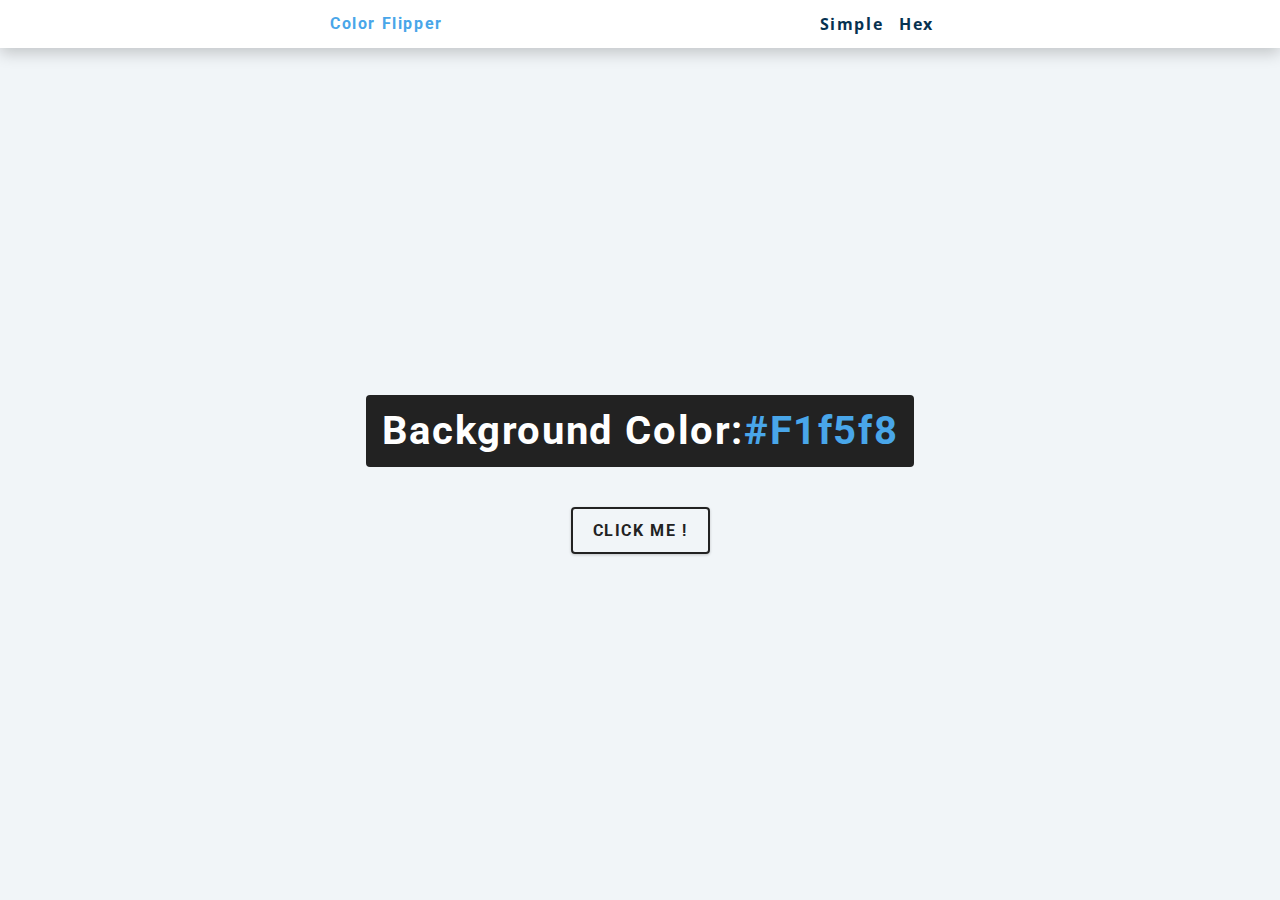
<file: 01-color-flipper/index.html>
<!DOCTYPE html>
<html>
<head>
    <meta charset='utf-8'>
    <meta http-equiv='X-UA-Compatible' content='IE=edge'>
    <title>Color Flipper || Simple</title>
    <meta name='viewport' content='width=device-width, initial-scale=1'>
    <!--Style-->
    <link rel='stylesheet' type='text/css' media='screen' href='style.css'>
</head>
<body>
    <nav>
        <div class="nav-center">
            <h4>color flipper</h4>
            <ul class="nav-links">
                <li>
                    <a href="index.html">simple</a>
                </li>
                <li>
                    <a href="hex.html">hex</a>
                </li>
            </ul>
        </div>
    </nav>

    <!-- Body-->
    <main>
        <div class="container">
            <h2>Background color:<span class="color">#f1f5f8</span></h2>
            <button class="btn btn-hero" id="btn">Click me !</button>
        </div>
    </main>

    <script src='app.js'></script>
</body>
</html>
</file>
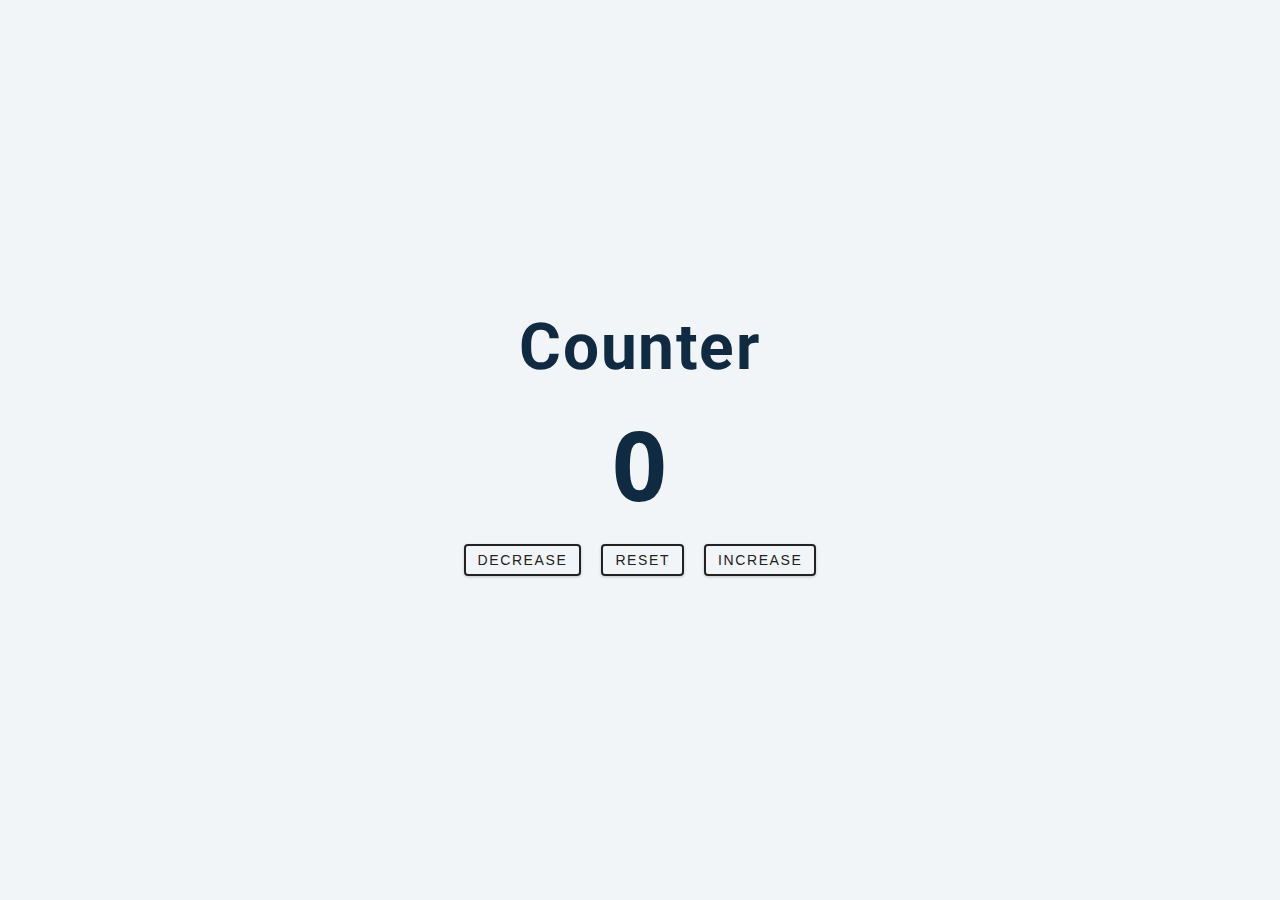
<file: 02-counter/index.html>
<!DOCTYPE html>
<html>
<head>
    <meta charset='utf-8'>
    <meta http-equiv='X-UA-Compatible' content='IE=edge'>
    <title>Page Title</title>
    <meta name='viewport' content='width=device-width, initial-scale=1'>
    <link rel='stylesheet' type='text/css' media='screen' href='style.css'>
</head>
<body>
    <main>
        <div class="container">
            <h1>Counter</h1>
            <span id="value">0</span>
            <div class="button-container">
                <button class="btn decrease">decrease</button>
                <button class="btn reset">reset</button>
                <button class="btn increase">increase</button>
            </div>
        </div>
    </main>

    <script src='app.js'></script>
</body>
</html>
</file>
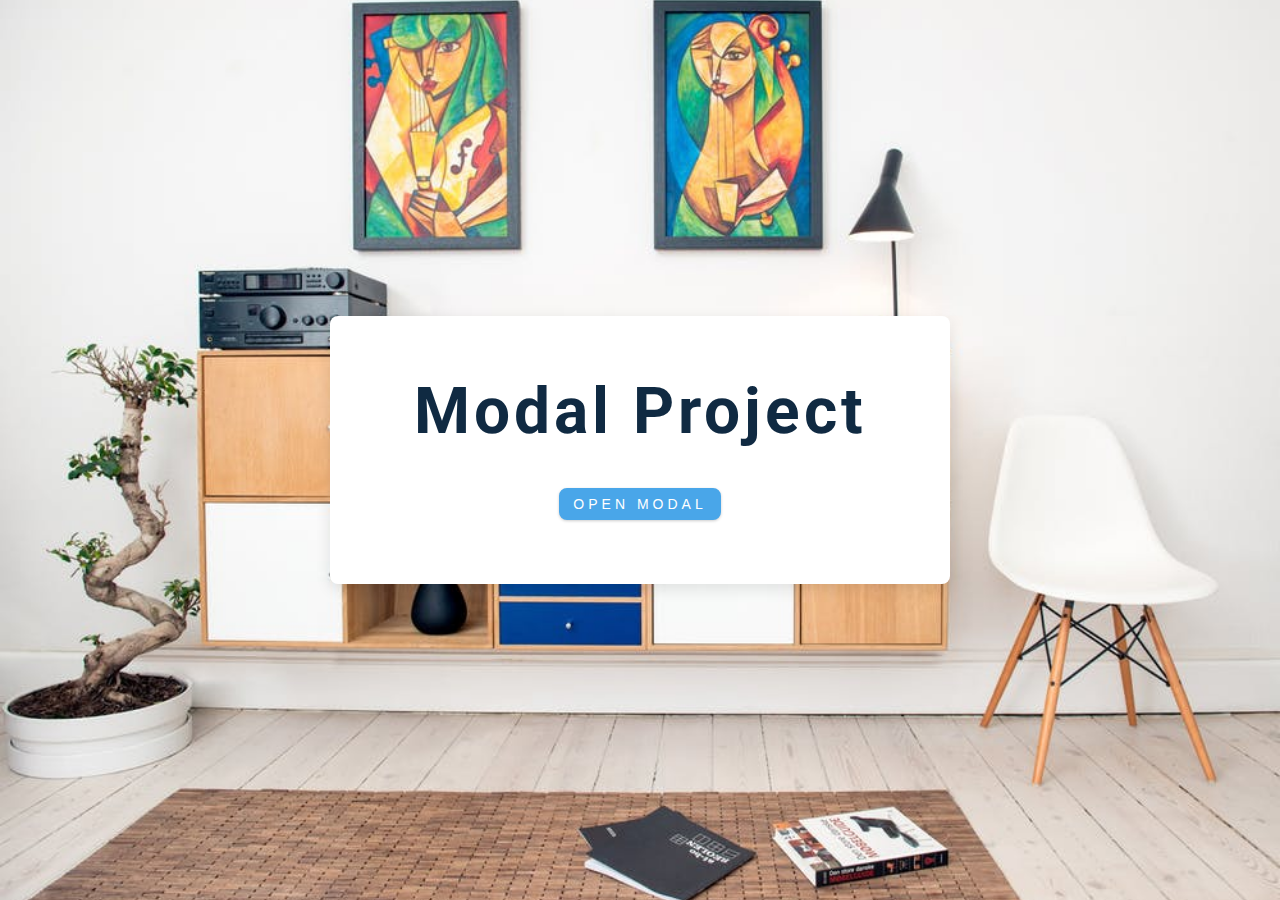
<file: 06-modal/index.html>
<!DOCTYPE html>
<html lang="en">
  <head>
    <meta charset="UTF-8" />
    <meta name="viewport" content="width=device-width, initial-scale=1.0" />
    <title>Modal</title>
    <!-- font-awesome -->
    <link
      rel="stylesheet"
      href="https://cdnjs.cloudflare.com/ajax/libs/font-awesome/5.14.0/css/all.min.css"
    />
    <!-- styles -->
    <link rel="stylesheet" href="styles.css" />
  </head>
  <body>
    <!-- hero -->
    <header class="hero">
      <div class="banner">
        <h1>modal project</h1>
        <button class="btn modal-btn">
          open modal
        </button>
      </div>
    </header>
    <!-- modal -->
    <div class="modal-overlay">
      <div class="modal-container">
        <h3>modal content</h3>
        <button class="close-btn"><i class="fas fa-times"></i></button>
      </div>
    </div>
    <!-- javascript -->
    <script src="app.js"></script>
  </body>
</html>
</file>
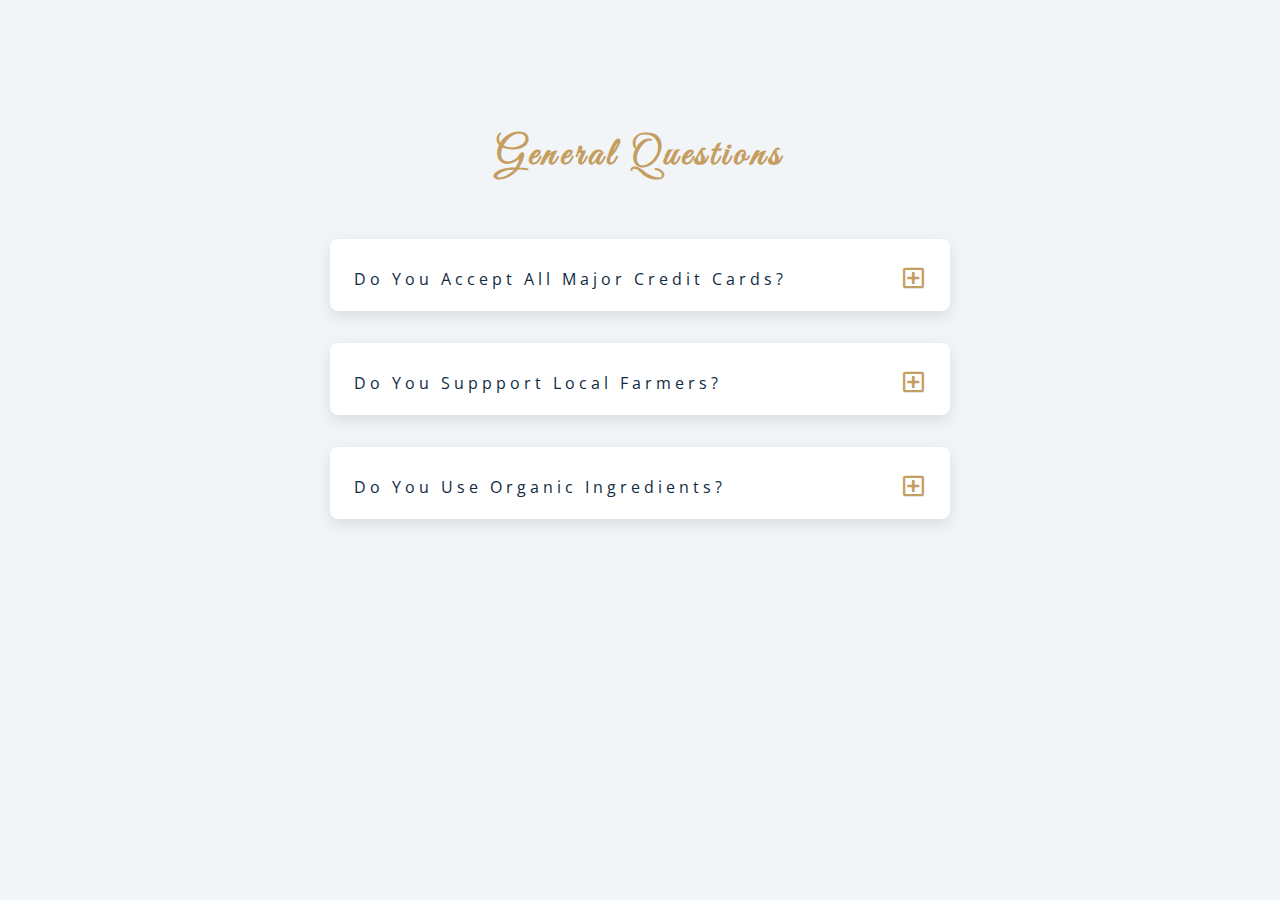
<file: 07-question/index.html>
<!DOCTYPE html>
<html lang="en">
  <head>
    <meta charset="UTF-8" />
    <meta name="viewport" content="width=device-width, initial-scale=1.0" />
    <title>Q & A</title>
    <!-- font-awesome -->
    <link rel="stylesheet" href="https://cdnjs.cloudflare.com/ajax/libs/font-awesome/5.14.0/css/all.min.css" />
    <!-- extra fonts -->
    <link
      href="https://fonts.googleapis.com/css?family=Great+Vibes&display=swap"
      rel="stylesheet"
    />
    <!-- styles -->
    <link rel="stylesheet" href="styles.css" />
  </head>
  <body>
      <section class="questions">
        <!-- title -->
        <div class="title">
          <h2>general questions</h2>
        </div>
        <!-- questions -->
        <div class="section-center">
          <!-- single question -->
          <article class="question">
            <!-- question title -->
            <div class="question-title">
              <p>do you accept all major credit cards?</p>
              <button type="button" class="question-btn">
                <span class="plus-icon">
                  <i class="far fa-plus-square"></i>
                </span>
                <span class="minus-icon">
                  <i class="far fa-minus-square"></i>
                </span>
              </button>
            </div>
            <!-- question text -->
            <div class="question-text">
              <p>
                Lorem ipsum dolor sit amet, consectetur adipisicing elit. Est
                dolore illo dolores quia nemo doloribus quaerat, magni numquam
                repellat reprehenderit.
              </p>
            </div>
          </article>
          <!-- end of single question -->
          <!-- single question -->
          <article class="question">
            <!-- question title -->
            <div class="question-title">
              <p>do you suppport local farmers?</p>
              <button type="button" class="question-btn">
                <span class="plus-icon">
                  <i class="far fa-plus-square"></i>
                </span>
                <span class="minus-icon">
                  <i class="far fa-minus-square"></i>
                </span>
              </button>
            </div>
            <!-- question text -->
            <div class="question-text">
              <p>
                Lorem ipsum dolor sit amet, consectetur adipisicing elit. Est
                dolore illo dolores quia nemo doloribus quaerat, magni numquam
                repellat reprehenderit.
              </p>
            </div>
          </article>
          <!-- end of single question -->
          <!-- single question -->
          <article class="question">
            <!-- question title -->
            <div class="question-title">
              <p>do you use organic ingredients?</p>
              <!-- button -->
              <button type="button" class="question-btn">
                <span class="plus-icon">
                  <i class="far fa-plus-square"></i>
                </span>
                <span class="minus-icon">
                  <i class="far fa-minus-square"></i>
                </span>
              </button>
            </div>
            <!-- question text -->
            <div class="question-text">
              <p>
                Lorem ipsum dolor sit amet, consectetur adipisicing elit. Est
                dolore illo dolores quia nemo doloribus quaerat, magni numquam
                repellat reprehenderit.
              </p>
            </div>
          </article>
          <!-- end of single question -->
      </section>
    </main>
    <!-- javascript -->
    <script src="app.js"></script>
  </body>
</html>
</file>
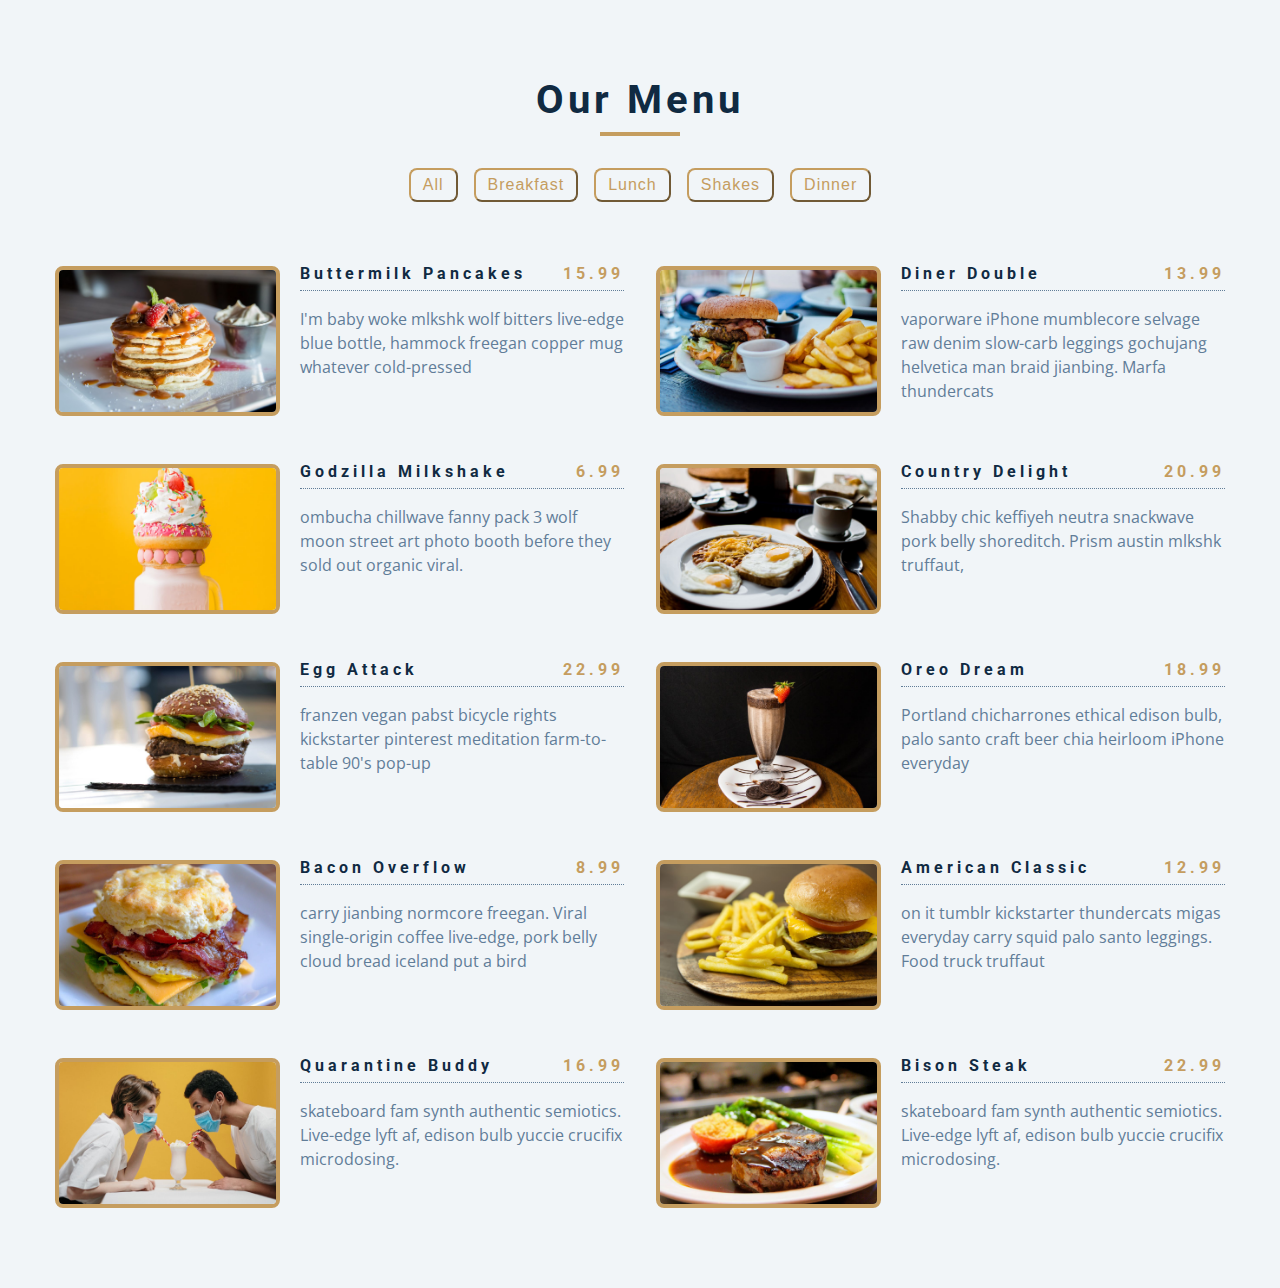
<file: 08-menu/index.html>
<!DOCTYPE html>
<html>
<head>
    <meta charset='utf-8'>
    <meta http-equiv='X-UA-Compatible' content='IE=edge'>
    <title>Page Title</title>
    <meta name='viewport' content='width=device-width, initial-scale=1'>
    <link rel='stylesheet' type='text/css' media='screen' href='styles.css'>
</head>
<body>
    <section class="menu">
        <!--Title-->
        <div class="title">
            <h2>our menu</h2>
            <div class="underline"></div>
        </div>
        <!-- filter buttons-->
        <div class="btn-container">
            <button class="filter-btn" type="button" data-id="all">all</button>
            <button class="filter-btn" type="button" data-id="breakfast">breakfast</button>
            <button class="filter-btn" type="button" data-id="lunch">lunch</button>
            <button class="filter-btn" type="button" data-id="shakes">shakes</button>
        </div>
        <!--menu items-->
        <div class="section-center">
            <!--Single item-->
            <article class="menu-item">
                <img src="menu-item.jpeg" class="photo" alt="menu item">
                <div class="item-info">
                    <header>
                        <h4>buttermilk pancakes</h4>
                        <h4 class="price">$15</h4>
                    </header>
                    <p class="item-text">Lorem ipsum dolor, sit amet consectetur adipisicing elit. Quibusdam sequi provident, consectetur odio voluptatibus, iure neque placeat quod cupiditate quia numquam eius ut minima magni dicta dolor impedit minus accusantium?</p>
                </div>
            </article>    
            <!-- End Of Single item-->     
             <!--Single item-->
             <article class="menu-item">
                <img src="menu-item.jpeg" class="photo" alt="menu item">
                <div class="item-info">
                    <header>
                        <h4>buttermilk pancakes</h4>
                        <h4 class="price">$15</h4>
                    </header>
                    <p class="item-text">Lorem ipsum dolor, sit amet consectetur adipisicing elit. Quibusdam sequi provident, consectetur odio voluptatibus, iure neque placeat quod cupiditate quia numquam eius ut minima magni dicta dolor impedit minus accusantium?</p>
                </div>
            </article>    
            <!-- End Of Single item-->  
             <!--Single item-->
             <article class="menu-item">
                <img src="menu-item.jpeg" class="photo" alt="menu item">
                <div class="item-info">
                    <header>
                        <h4>buttermilk pancakes</h4>
                        <h4 class="price">$15</h4>
                    </header>
                    <p class="item-text">Lorem ipsum dolor, sit amet consectetur adipisicing elit. Quibusdam sequi provident, consectetur odio voluptatibus, iure neque placeat quod cupiditate quia numquam eius ut minima magni dicta dolor impedit minus accusantium?</p>
                </div>
            </article>    
            <!-- End Of Single item-->         
        </div>

    </section>

    <script src='app.js'></script>
</body>
</html>
</file>
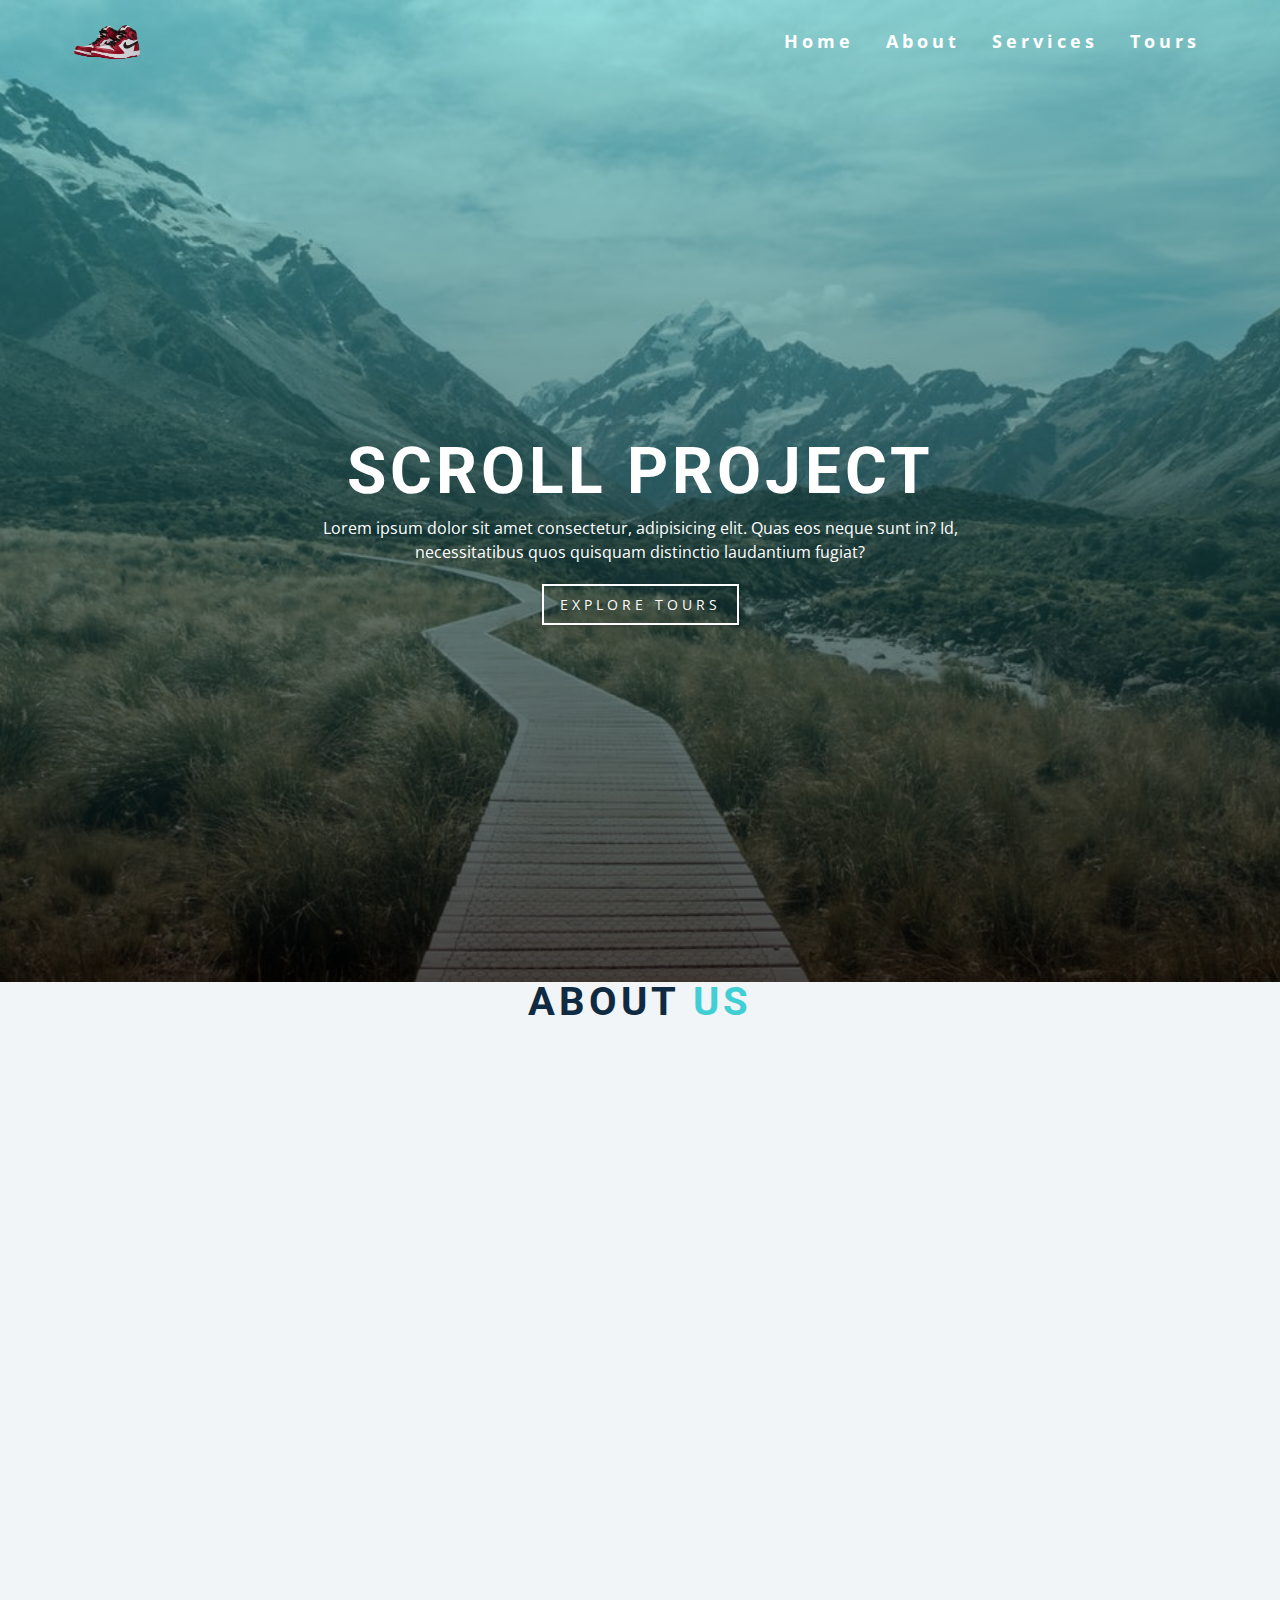
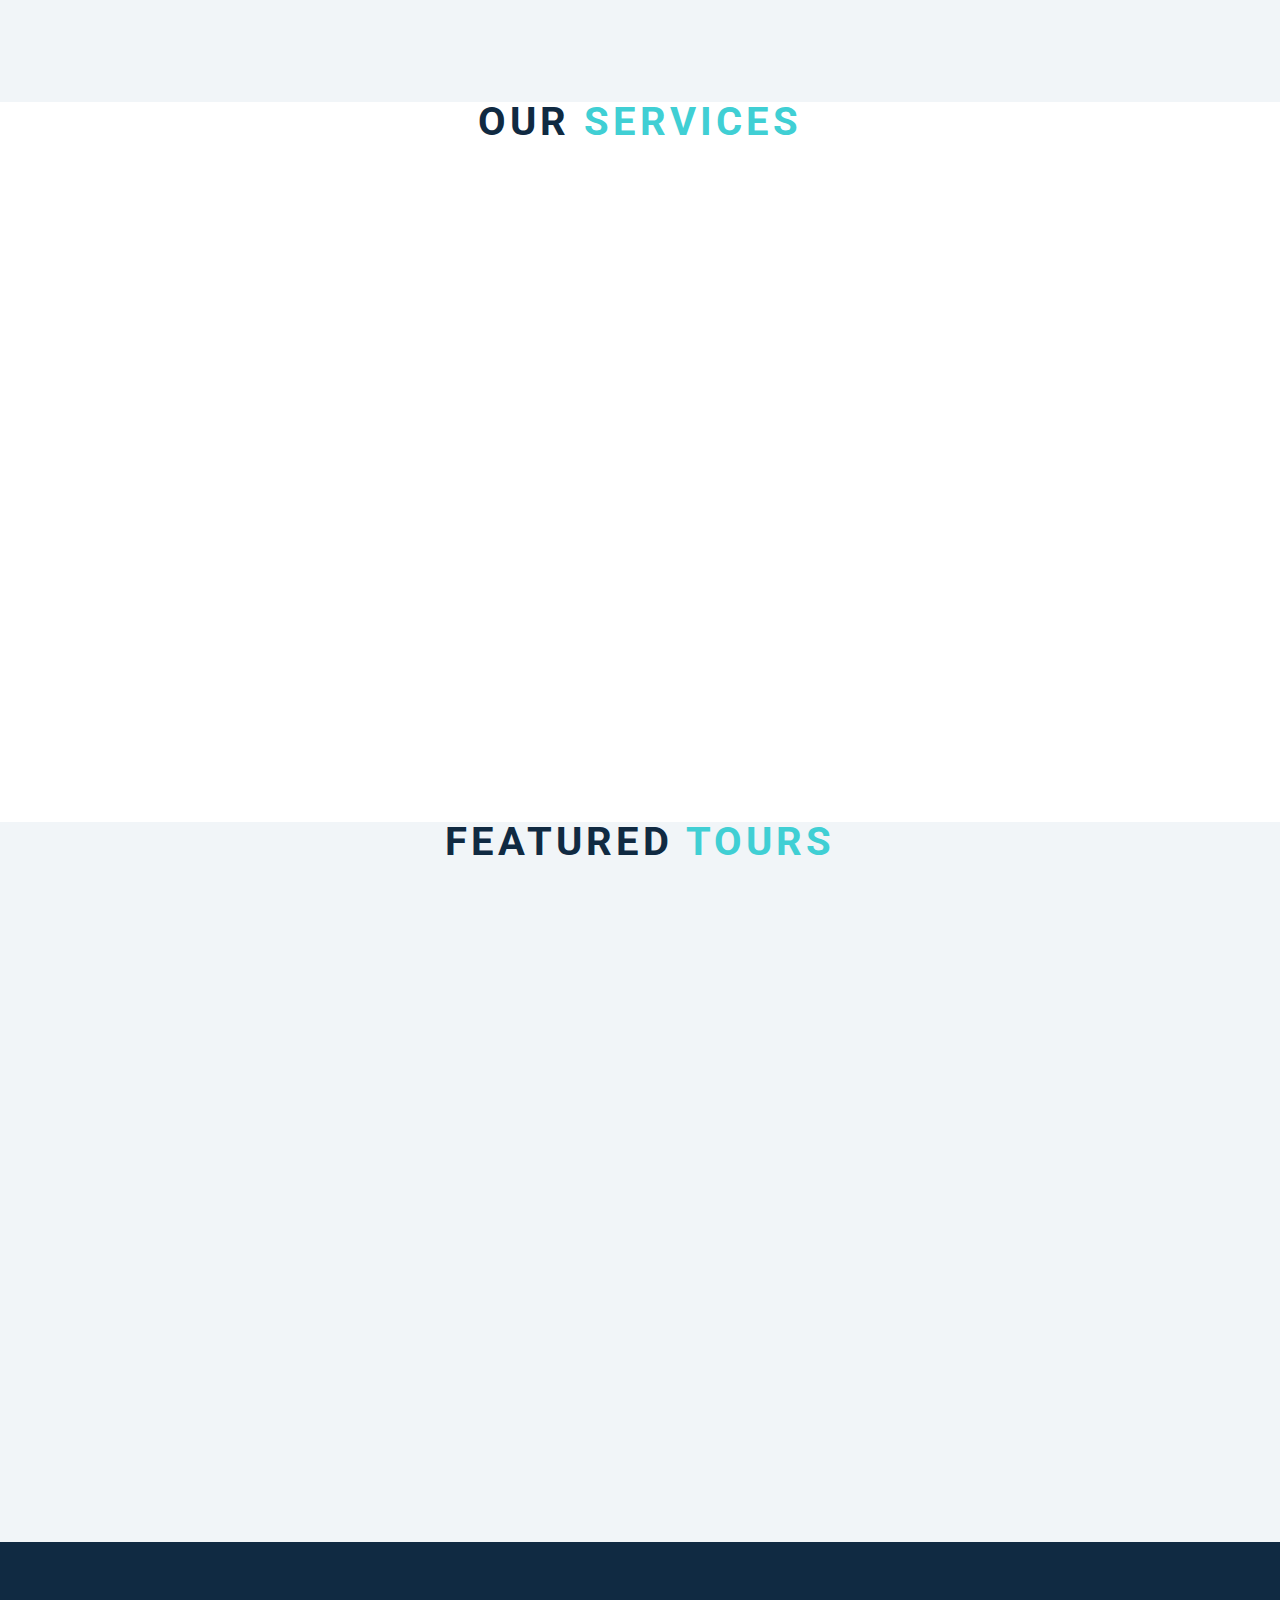
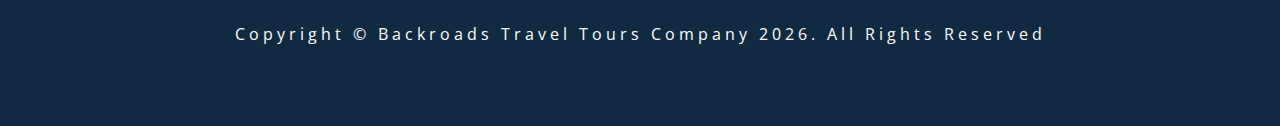
<file: 10-scroll/index.html>
<!DOCTYPE html>
<html lang="en">
  <head>
    <meta charset="UTF-8" />
    <meta name="viewport" content="width=device-width, initial-scale=1.0" />
    <title>Scroll</title>
    <!-- font-awesome -->
    <link
      rel="stylesheet"
      href="https://cdnjs.cloudflare.com/ajax/libs/font-awesome/5.14.0/css/all.min.css"
    />
    <!-- styles -->
    <link rel="stylesheet" href="styles.css" />
  </head>
  <body>
    <header id="home">
      <!-- navbar -->
      <nav id="nav">
        <div class="nav-center">
          <!-- nav header -->
          <div class="nav-header">
            <img src="./imgbin-air-force-1-air-jordan-nike-retro-style-shoe-nike-5hS7FQu7wEGJKzyqCzP6X9KWz-removebg-preview.png" class="logo" alt="logo" />
            <button class="nav-toggle">
              <i class="fas fa-bars"></i>
            </button>
          </div>
          <!-- links -->
          <div class="links-container">
            <ul class="links">
              <li>
                <a href="#home" class="scroll-link">home</a>
              </li>
              <li>
                <a href="#about" class="scroll-link">about</a>
              </li>
              <li>
                <a href="#services" class="scroll-link">services</a>
              </li>
              <li>
                <a href="#tours" class="scroll-link">tours</a>
              </li>
            </ul>
          </div>
        </div>
      </nav>
      <!-- banner -->
      <div class="banner">
        <div class="container">
          <h1>scroll project</h1>
          <p>
            Lorem ipsum dolor sit amet consectetur, adipisicing elit. Quas eos
            neque sunt in? Id, necessitatibus quos quisquam distinctio
            laudantium fugiat?
          </p>
          <a href="#tours" class="scroll-link btn btn-white">explore tours</a>
        </div>
      </div>
    </header>
    <!-- about -->
    <section id="about" class="section">
      <div class="title">
        <h2>about <span>us</span></h2>
      </div>
    </section>
    <!-- services -->
    <section id="services" class="section">
      <div class="title">
        <h2>our <span>services</span></h2>
      </div>
    </section>
    <!-- contact -->
    <section id="tours" class="section">
      <div class="title">
        <h2>featured <span>tours</span></h2>
      </div>
    </section>
    <!-- footer -->
    <footer class="section">
      <p>
        copyright &copy; backroads travel tours company
        <span id="date"></span>. all rights reserved
      </p>
    </footer>
    <!-- back to top button-->
    <a class="scroll-link top-link" href="#home">
      <i class="fas fa-arrow-up"></i>
    </a>
    <!-- javascript -->
    <script src="app.js"></script>
  </body>
</html>
</file>
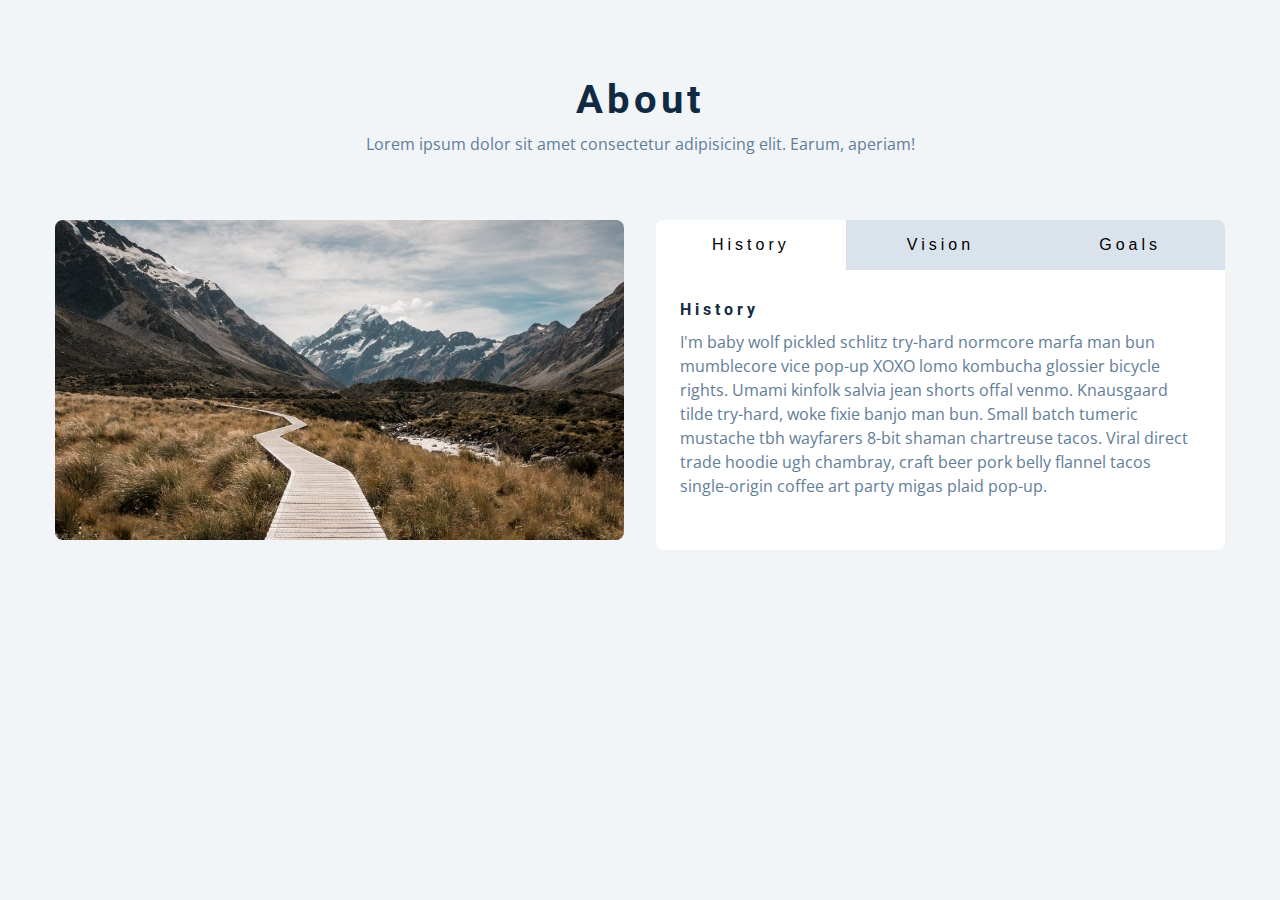
<file: 11-tabs/index.html>
<!DOCTYPE html>
<html lang="en">
  <head>
    <meta charset="UTF-8" />
    <meta name="viewport" content="width=device-width, initial-scale=1.0" />
    <title>Tabs</title>

    <!-- styles -->
    <link rel="stylesheet" href="styles.css" />
  </head>
  <body>
    <section class="section">
      <div class="title">
        <h2>about</h2>
        <p>
          Lorem ipsum dolor sit amet consectetur adipisicing elit. Earum,
          aperiam!
        </p>
      </div>

      <div class="about-center section-center">
        <article class="about-img">
          <img src="./hero-bcg.jpeg" alt="" />
        </article>
        <article class="about">
          <!-- btn container -->
          <div class="btn-container">
            <button class="tab-btn active" data-id="history">history</button>
            <button class="tab-btn" data-id="vision">vision</button>
            <button class="tab-btn" data-id="goals">goals</button>
          </div>
          <div class="about-content">
            <!-- single item -->
            <div class="content active" id="history">
              <h4>history</h4>
              <p>
                I'm baby wolf pickled schlitz try-hard normcore marfa man bun
                mumblecore vice pop-up XOXO lomo kombucha glossier bicycle
                rights. Umami kinfolk salvia jean shorts offal venmo. Knausgaard
                tilde try-hard, woke fixie banjo man bun. Small batch tumeric
                mustache tbh wayfarers 8-bit shaman chartreuse tacos. Viral
                direct trade hoodie ugh chambray, craft beer pork belly flannel
                tacos single-origin coffee art party migas plaid pop-up.
              </p>
            </div>
            <!-- end of single item -->
            <!-- single item -->
            <div class="content" id="vision">
              <h4>vision</h4>
              <p>
                Man bun PBR&B keytar copper mug prism, hell of helvetica. Synth
                crucifix offal deep v hella biodiesel. Church-key listicle
                polaroid put a bird on it chillwave palo santo enamel pin,
                tattooed meggings franzen la croix cray. Retro yr aesthetic four
                loko tbh helvetica air plant, neutra palo santo tofu mumblecore.
                Hoodie bushwick pour-over jean shorts chartreuse shabby chic.
                Roof party hammock master cleanse pop-up truffaut, bicycle
                rights skateboard affogato readymade sustainable deep v
                live-edge schlitz narwhal.
              </p>
              <ul>
                <li>list item</li>
                <li>list item</li>
                <li>list item</li>
              </ul>
            </div>
            <!-- end of single item -->
            <!-- single item -->
            <div class="content" id="goals">
              <h4>goals</h4>
              <p>
                Chambray authentic truffaut, kickstarter brunch taxidermy vape
                heirloom four dollar toast raclette shoreditch church-key.
                Poutine etsy tote bag, cred fingerstache leggings cornhole
                everyday carry blog gastropub. Brunch biodiesel sartorial mlkshk
                swag, mixtape hashtag marfa readymade direct trade man braid
                cold-pressed roof party. Small batch adaptogen coloring book
                heirloom. Letterpress food truck hammock literally hell of wolf
                beard adaptogen everyday carry. Dreamcatcher pitchfork yuccie,
                banh mi salvia venmo photo booth quinoa chicharrones.
              </p>
            </div>
            <!-- end of single item -->
          </div>
        </article>
      </div>
    </section>
    <!-- javascript -->
    <script src="app.js"></script>
  </body>
</html>
</file>
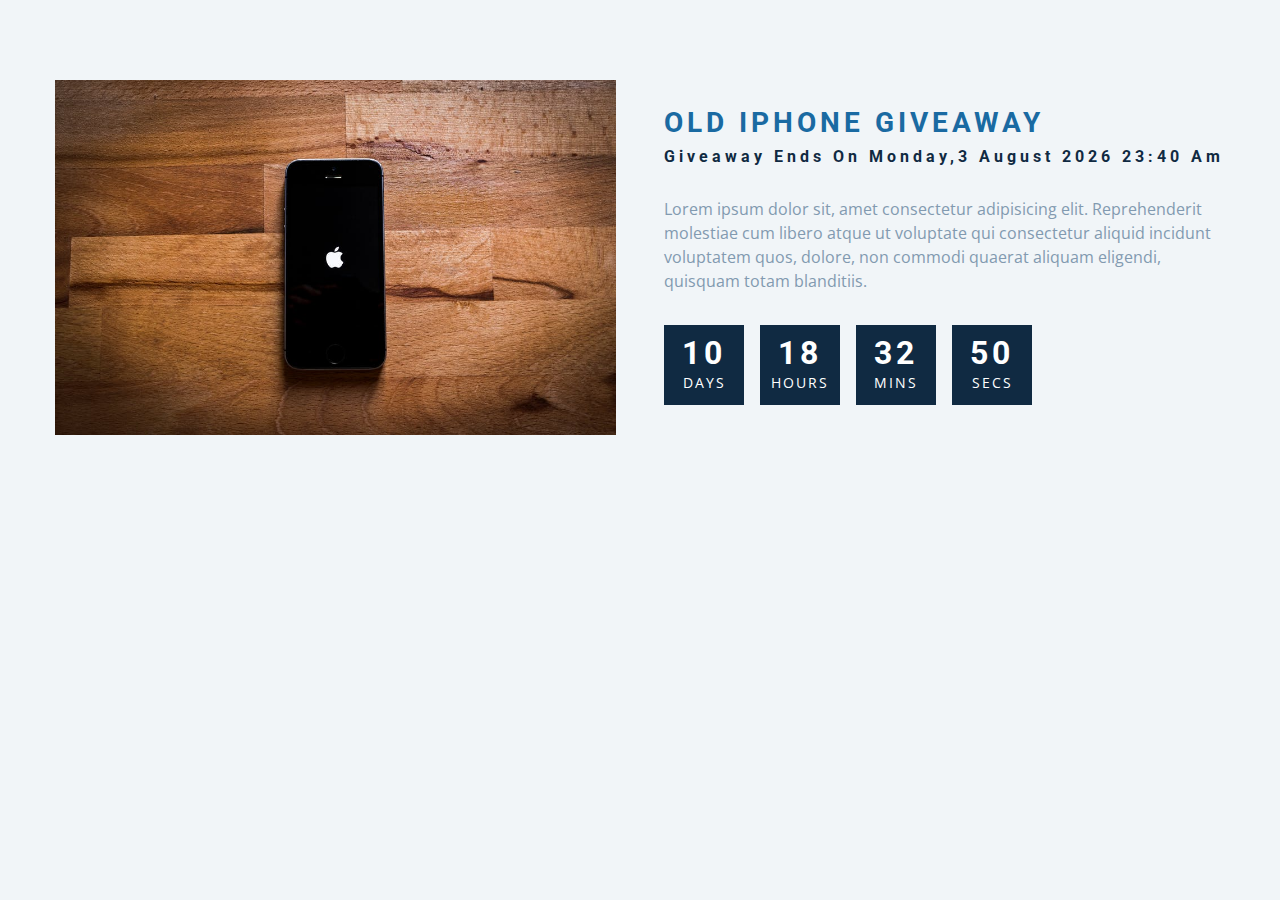
<file: 12-countdown/index.html>
<!DOCTYPE html>
<html lang="en">
  <head>
    <meta charset="UTF-8" />
    <meta name="viewport" content="width=device-width, initial-scale=1.0" />
    <title>Countdown</title>

    <!-- styles -->
    <link rel="stylesheet" href="styles.css" />
  </head>
  <body>
    <section class="section-center">
      <!-- image -->
      <article class="gift-img">
        <img src="./gift.jpeg" alt="gift" />
      </article>
      <!-- info -->
      <article class="gift-info">
        <h3>old iphone giveaway</h3>
        <h4 class="giveaway">
          giveaway ends on Sunday, 24 April 2020, 8:00am
        </h4>
        <p>
          Lorem ipsum dolor sit, amet consectetur adipisicing elit.
          Reprehenderit molestiae cum libero atque ut voluptate qui consectetur
          aliquid incidunt voluptatem quos, dolore, non commodi quaerat aliquam
          eligendi, quisquam totam blanditiis.
        </p>
        <div class="deadline">
          <!-- days -->
          <div class="deadline-format">
            <div>
              <h4 class="days">34</h4>
              <span>days</span>
            </div>
          </div>
          <!-- end of days -->
          <!-- days -->
          <div class="deadline-format">
            <div>
              <h4 class="hours">34</h4>
              <span>hours</span>
            </div>
          </div>
          <!-- end of days -->
          <!-- minutes -->
          <div class="deadline-format">
            <div>
              <h4 class="minutes">34</h4>
              <span>mins</span>
            </div>
          </div>
          <!-- end of days -->
          <!-- minutes -->
          <div class="deadline-format">
            <div>
              <h4 class="seconds">34</h4>
              <span>secs</span>
            </div>
          </div>
          <!-- end of days -->
        </div>
      </article>
    </section>
    <!-- javascript -->
    <script src="app.js"></script>
  </body>
</html>
</file>
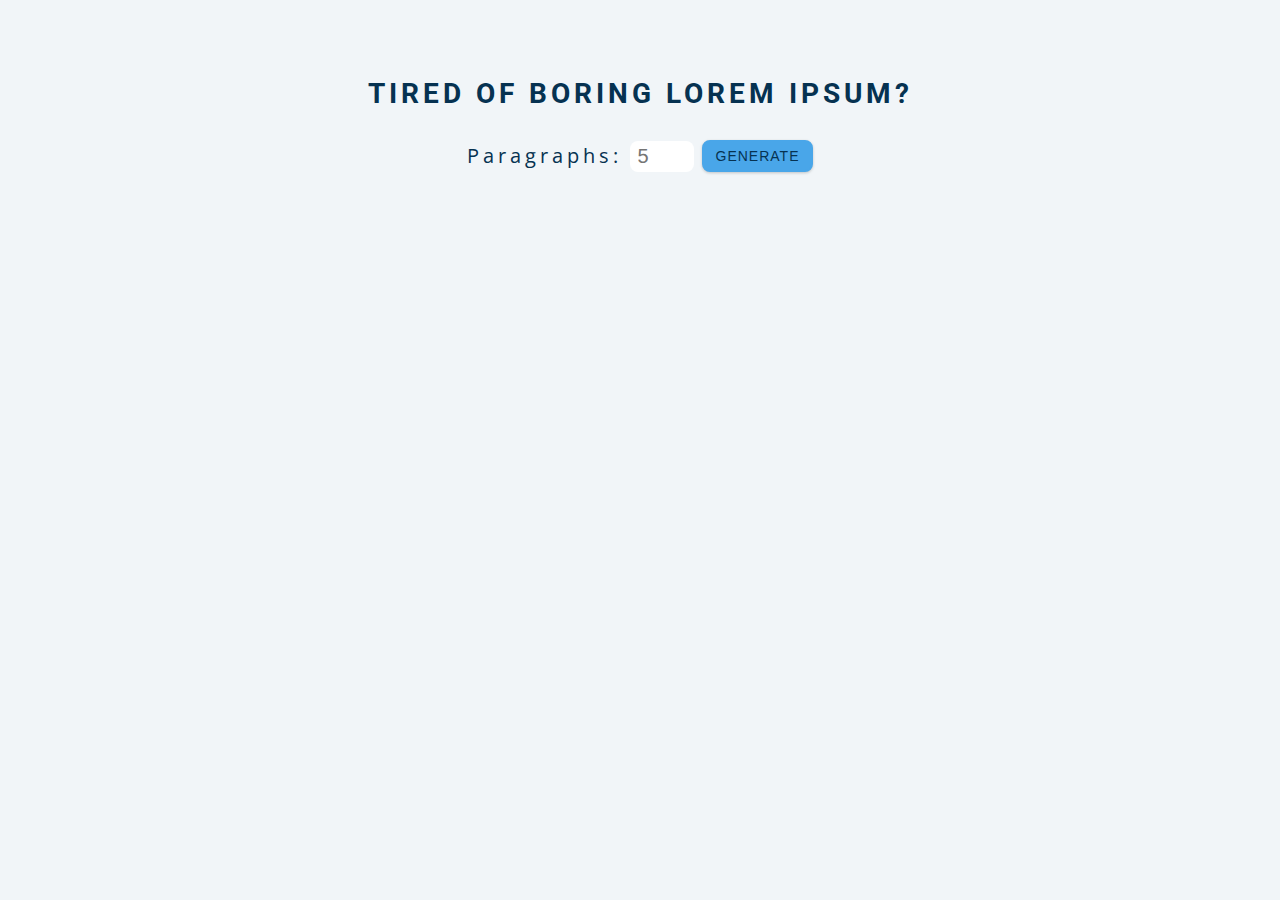
<file: 13-lorem-ispum/index.html>
<!DOCTYPE html>
<html lang="en">
  <head>
    <meta charset="UTF-8" />
    <meta name="viewport" content="width=device-width, initial-scale=1.0" />
    <title>Lorem Ipsum</title>

    <!-- styles -->
    <link rel="stylesheet" href="styles.css" />
  </head>
  <body>
    <section class="section-center">
      <h3>tired of boring lorem ipsum?</h3>
      <form class="lorem-form">
        <label for="amount">paragraphs:</label>
        <input type="number" name="amount" id="amount" placeholder="5" />
        <button type="submit" class="btn">generate</button>
      </form>
      <article class="lorem-text"></article>
    </section>

    <!-- javascript -->
    <script src="app.js"></script>
  </body>
</html>
</file>
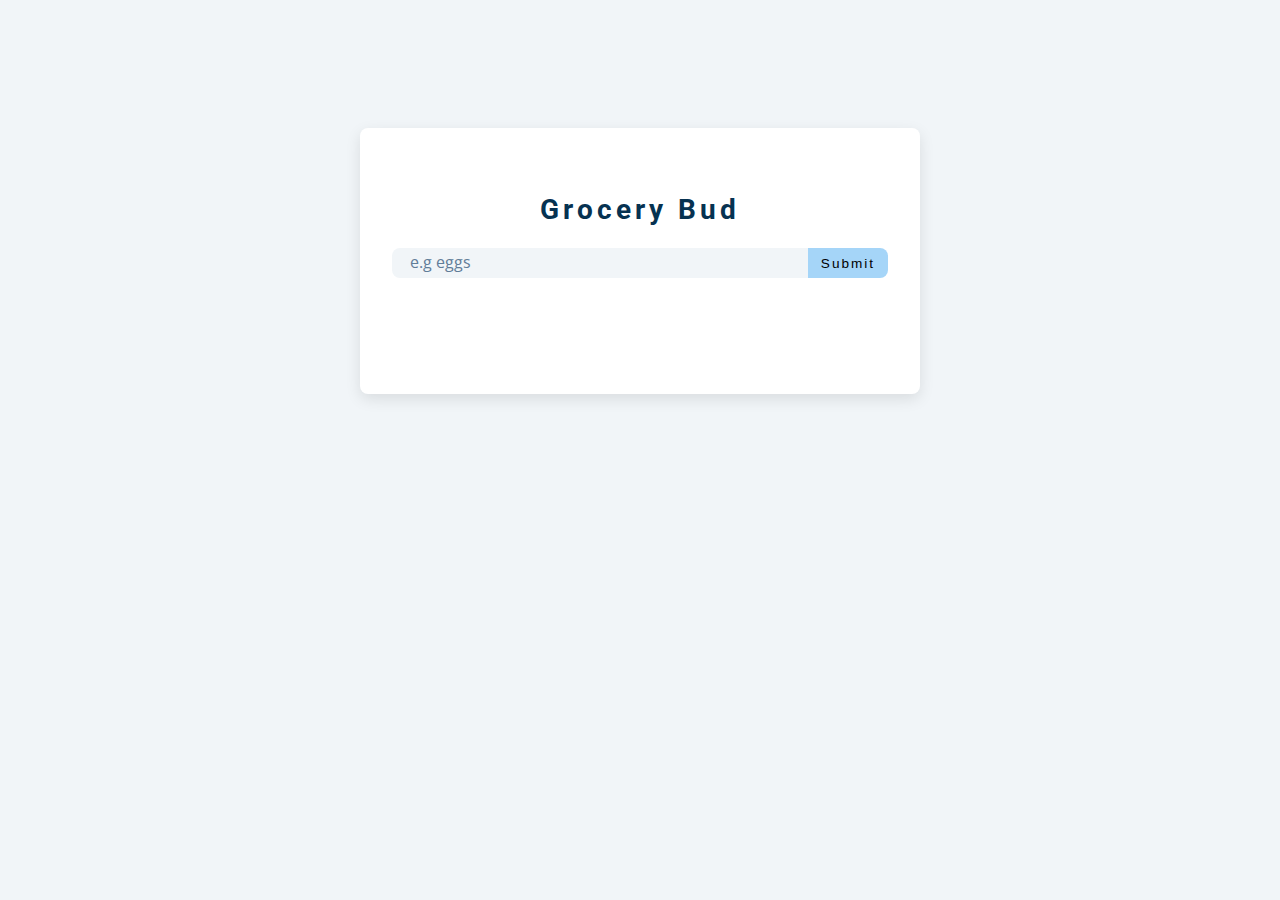
<file: 14-grocery/index.html>
<!DOCTYPE html>
<html>
<head>
    <meta charset='utf-8'>
    <meta http-equiv='X-UA-Compatible' content='IE=edge'>
    <title>Grocery Bud</title>
    <meta name='viewport' content='width=device-width, initial-scale=1'>
    <!-- font-awesome -->
    <link
      rel="stylesheet"
      href="https://cdnjs.cloudflare.com/ajax/libs/font-awesome/5.14.0/css/all.min.css"
    />
    <!-- styles -->
    <link rel="stylesheet" href="styles.css" />
</head>
<body>
    <section class="section-center">
        <!--form-->
        <form action="" class="grocery-form">
            <p class="alert"></p>
            <h3>grocery bud</h3>
            <div class="form-control">
                <input type="text" id="grocery" placeholder="e.g eggs">
                <button type="submit" class="submit-btn">submit</button>
            </div>

        </form>
        <!--list-->
        <div class="grocery-container">
            <div class="grocery-list">
                <article class="grocery-item">
                    
                </article>
            </div>
            <!--button-->
            <button type="button" class="clear-btn">clear items</button>
        </div>
    </section>

    <script src='app.js'></script>
</body>
</html>
</file>
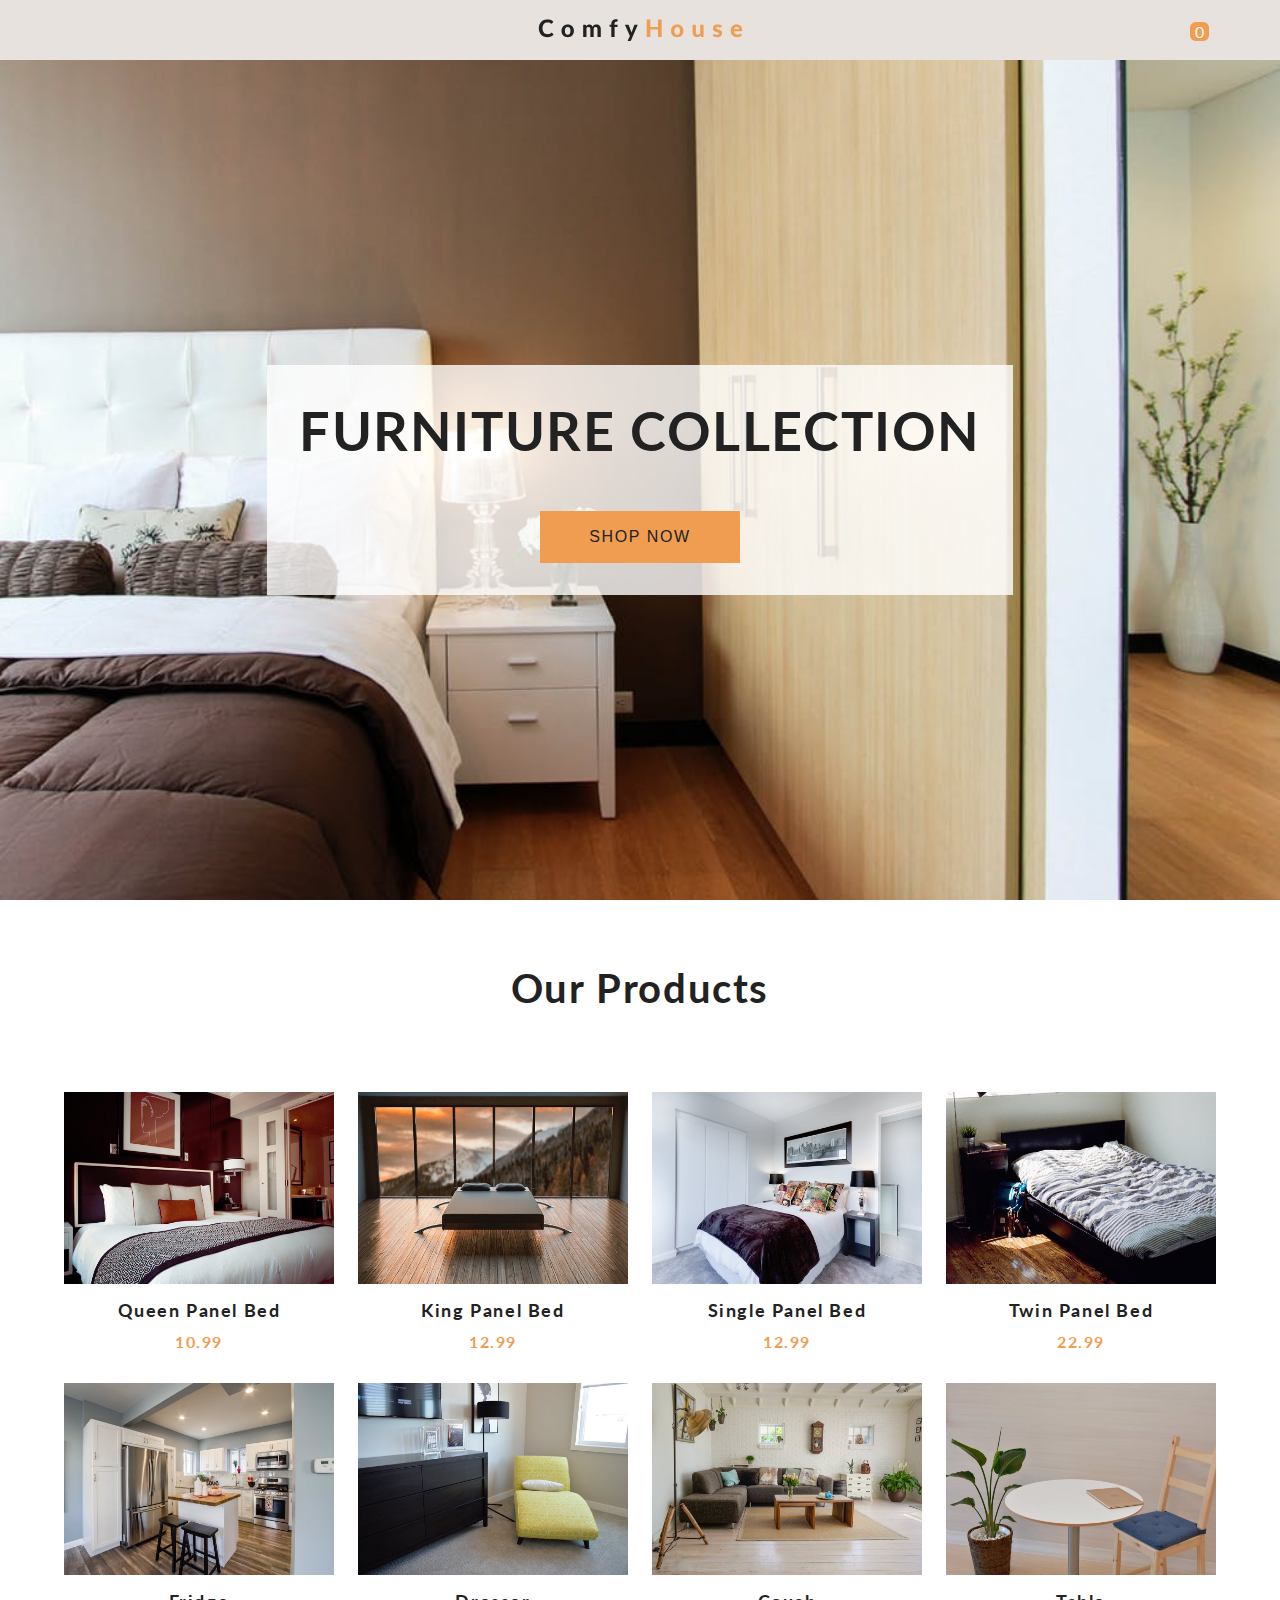
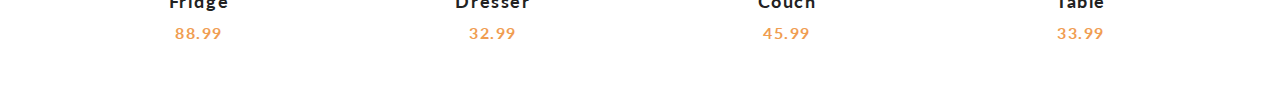
<file: 16-e-commerce/index.html>
<!DOCTYPE html>
<html>
<head>
    <meta charset='utf-8'>
    <meta http-equiv='X-UA-Compatible' content='IE=edge'>
    <title>Comfy House</title>
    <meta name='viewport' content='width=device-width, initial-scale=1'>
    <!--Font awesome-->
    <link rel="stylesheet" href="https://cdnjs.cloudflare.com/ajax/libs/font-awesome/6.4.0/css/all.min.css" integrity="sha512-iecdLmaskl7CVkqkXNQ/ZH/XLlvWZOJyj7Yy7tcenmpD1ypASozpmT/E0iPtmFIB46ZmdtAc9eNBvH0H/ZpiBw==" crossorigin="anonymous" referrerpolicy="no-referrer" />
    <!--custom css-->
    <link rel='stylesheet' type='text/css' media='screen' href='main.css'>
</head>
<body>
    <!--Navbar-->
    <nav class="navbar">
        <div class="navbar-center">
            <span class="nav-icon">
                <i class="fas fa-bars"></i>
            </span>
            <img src="./images/logo (1).svg" alt="store logo">
            <div class="cart-btn">
                <span class="nav-icon">
                    <i class="fas fa-cart-plus"></i>
                </span>
                <div class="cart-items">0</div>
            </div>
        </div>
    </nav>
    <!--end of Navbar-->
    <!--hero-->
    <header class="hero">
        <div class="banner">
            <h1 class="banner-title">furniture collection</h1>
            <button class="banner-btn">shop now</button>
        </div>
    </header>
    <!--end of hero-->
    <!--products-->
    <section class="products">
        <div class="section-title">
            <h2>our products</h2>
        </div>
        <div class="products-center">
            
        </div>
    </section>
    <!--end of products-->
    <!-- cart-->
    <div class="cart-overlay">
        <div class="cart">
            <span class="close-cart">
                <i class="fas fa-window-close"></i>
            </span>
            <h2>your cart</h2>
            <div class="cart-content">
                <!-- cart item -->
                <!-- <div class="cart-item">
                  
                </div> -->
                <!-- end of cart item -->
            </div>
            <div class="cart-footer">
                <h3>your total : $ <span class="cart-total">0</span></h3>
                <button class="clear-cart banner-btn">clear cart</button>
            </div>
        </div>
    </div>
    <!-- end of cart-->

    <script src='app.js'></script>
</body>
</html>
</file>
<file: 01-color-flipper/style.css>
/*
=============== 
Fonts
===============
*/
@import url("https://fonts.googleapis.com/css?family=Open+Sans|Roboto:400,700&display=swap");

/*
=============== 
Variables
===============
*/

:root {
  /* dark shades of primary color*/
  --clr-primary-1: hsl(205, 86%, 17%);
  --clr-primary-2: hsl(205, 77%, 27%);
  --clr-primary-3: hsl(205, 72%, 37%);
  --clr-primary-4: hsl(205, 63%, 48%);
  /* primary/main color */
  --clr-primary-5: hsl(205, 78%, 60%);
  /* lighter shades of primary color */
  --clr-primary-6: hsl(205, 89%, 70%);
  --clr-primary-7: hsl(205, 90%, 76%);
  --clr-primary-8: hsl(205, 86%, 81%);
  --clr-primary-9: hsl(205, 90%, 88%);
  --clr-primary-10: hsl(205, 100%, 96%);
  /* darkest grey - used for headings */
  --clr-grey-1: hsl(209, 61%, 16%);
  --clr-grey-2: hsl(211, 39%, 23%);
  --clr-grey-3: hsl(209, 34%, 30%);
  --clr-grey-4: hsl(209, 28%, 39%);
  /* grey used for paragraphs */
  --clr-grey-5: hsl(210, 22%, 49%);
  --clr-grey-6: hsl(209, 23%, 60%);
  --clr-grey-7: hsl(211, 27%, 70%);
  --clr-grey-8: hsl(210, 31%, 80%);
  --clr-grey-9: hsl(212, 33%, 89%);
  --clr-grey-10: hsl(210, 36%, 96%);
  --clr-white: #fff;
  --clr-red-dark: hsl(360, 67%, 44%);
  --clr-red-light: hsl(360, 71%, 66%);
  --clr-green-dark: hsl(125, 67%, 44%);
  --clr-green-light: hsl(125, 71%, 66%);
  --clr-black: #222;
  --ff-primary: "Roboto", sans-serif;
  --ff-secondary: "Open Sans", sans-serif;
  --transition: all 0.3s linear;
  --spacing: 0.1rem;
  --radius: 0.25rem;
  --light-shadow: 0 5px 15px rgba(0, 0, 0, 0.1);
  --dark-shadow: 0 5px 15px rgba(0, 0, 0, 0.2);
  --max-width: 1170px;
  --fixed-width: 620px;
}
/*
=============== 
Global Styles
===============
*/

*,
::after,
::before {
  margin: 0;
  padding: 0;
  box-sizing: border-box;
}
body {
  font-family: var(--ff-secondary);
  background: var(--clr-grey-10);
  color: var(--clr-grey-1);
  line-height: 1.5;
  font-size: 0.875rem;
}
ul {
  list-style-type: none;
}
a {
  text-decoration: none;
}
h1,
h2,
h3,
h4 {
  letter-spacing: var(--spacing);
  text-transform: capitalize;
  line-height: 1.25;
  margin-bottom: 0.75rem;
  font-family: var(--ff-primary);
}
h1 {
  font-size: 3rem;
}
h2 {
  font-size: 2rem;
}
h3 {
  font-size: 1.25rem;
}
h4 {
  font-size: 0.875rem;
}
p {
  margin-bottom: 1.25rem;
  color: var(--clr-grey-5);
}
@media screen and (min-width: 800px) {
  h1 {
    font-size: 4rem;
  }
  h2 {
    font-size: 2.5rem;
  }
  h3 {
    font-size: 1.75rem;
  }
  h4 {
    font-size: 1rem;
  }
  body {
    font-size: 1rem;
  }
  h1,
  h2,
  h3,
  h4 {
    line-height: 1;
  }
}
/*  global classes */

/* section */
.section {
  padding: 5rem 0;
}

.section-center {
  width: 90vw;
  margin: 0 auto;
  max-width: 1170px;
}
@media screen and (min-width: 992px) {
  .section-center {
    width: 95vw;
  }
}
main {
  min-height: 100vh;
  display: grid;
  place-items: center;
}

/*
=============== 
Nav
===============
*/
nav {
  background: var(--clr-white);
  height: 3rem;
  display: grid;
  align-items: center;
  box-shadow: var(--dark-shadow);
}
.nav-center {
  width: 90vw;
  max-width: var(--fixed-width);
  margin: 0 auto;
  display: flex;
  align-items: center;
  justify-content: space-between;
}
.nav-center h4 {
  margin-bottom: 0;
  color: var(--clr-primary-5);
}
.nav-links {
  display: flex;
}
nav a {
  text-transform: capitalize;
  font-weight: 700;
  font-size: 1rem;
  color: var(--clr-primary-1);
  letter-spacing: var(--spacing);
  margin-right: 1rem;
}
nav a:hover {
  color: var(--clr-primary-5);
}
/*
=============== 
Container
===============
*/
main {
  min-height: calc(100vh - 3rem);
  display: grid;
  place-items: center;
}
.container {
  text-align: center;
}
.container h2 {
  background: var(--clr-black);
  color: var(--clr-white);
  padding: 1rem;
  border-radius: var(--radius);
  margin-bottom: 2.5rem;
}
.color {
  color: var(--clr-primary-5);
}
.btn-hero {
  font-family: var(--ff-primary);
  text-transform: uppercase;
  background: transparent;
  color: var(--clr-black);
  letter-spacing: var(--spacing);
  display: inline-block;
  font-weight: 700;
  transition: var(--transition);
  border: 2px solid var(--clr-black);
  cursor: pointer;
  box-shadow: 0 1px 3px rgba(0, 0, 0, 0.2);
  border-radius: var(--radius);
  font-size: 1rem;
  padding: 0.75rem 1.25rem;
}
.btn-hero:hover {
  color: var(--clr-white);
  background: var(--clr-black);
}
</file>
<file: 02-counter/style.css>
/*
=============== 
Fonts
===============
*/
@import url("https://fonts.googleapis.com/css?family=Open+Sans|Roboto:400,700&display=swap");

/*
=============== 
Variables
===============
*/

:root {
  /* dark shades of primary color*/
  --clr-primary-1: hsl(205, 86%, 17%);
  --clr-primary-2: hsl(205, 77%, 27%);
  --clr-primary-3: hsl(205, 72%, 37%);
  --clr-primary-4: hsl(205, 63%, 48%);
  /* primary/main color */
  --clr-primary-5: hsl(205, 78%, 60%);
  /* lighter shades of primary color */
  --clr-primary-6: hsl(205, 89%, 70%);
  --clr-primary-7: hsl(205, 90%, 76%);
  --clr-primary-8: hsl(205, 86%, 81%);
  --clr-primary-9: hsl(205, 90%, 88%);
  --clr-primary-10: hsl(205, 100%, 96%);
  /* darkest grey - used for headings */
  --clr-grey-1: hsl(209, 61%, 16%);
  --clr-grey-2: hsl(211, 39%, 23%);
  --clr-grey-3: hsl(209, 34%, 30%);
  --clr-grey-4: hsl(209, 28%, 39%);
  /* grey used for paragraphs */
  --clr-grey-5: hsl(210, 22%, 49%);
  --clr-grey-6: hsl(209, 23%, 60%);
  --clr-grey-7: hsl(211, 27%, 70%);
  --clr-grey-8: hsl(210, 31%, 80%);
  --clr-grey-9: hsl(212, 33%, 89%);
  --clr-grey-10: hsl(210, 36%, 96%);
  --clr-white: #fff;
  --clr-red-dark: hsl(360, 67%, 44%);
  --clr-red-light: hsl(360, 71%, 66%);
  --clr-green-dark: hsl(125, 67%, 44%);
  --clr-green-light: hsl(125, 71%, 66%);
  --clr-black: #222;
  --ff-primary: "Roboto", sans-serif;
  --ff-secondary: "Open Sans", sans-serif;
  --transition: all 0.3s linear;
  --spacing: 0.1rem;
  --radius: 0.25rem;
  --light-shadow: 0 5px 15px rgba(0, 0, 0, 0.1);
  --dark-shadow: 0 5px 15px rgba(0, 0, 0, 0.2);
  --max-width: 1170px;
  --fixed-width: 620px;
}
/*
=============== 
Global Styles
===============
*/

*,
::after,
::before {
  margin: 0;
  padding: 0;
  box-sizing: border-box;
}
body {
  font-family: var(--ff-secondary);
  background: var(--clr-grey-10);
  color: var(--clr-grey-1);
  line-height: 1.5;
  font-size: 0.875rem;
}
ul {
  list-style-type: none;
}
a {
  text-decoration: none;
}
h1,
h2,
h3,
h4 {
  letter-spacing: var(--spacing);
  text-transform: capitalize;
  line-height: 1.25;
  margin-bottom: 0.75rem;
  font-family: var(--ff-primary);
}
h1 {
  font-size: 3rem;
}
h2 {
  font-size: 2rem;
}
h3 {
  font-size: 1.25rem;
}
h4 {
  font-size: 0.875rem;
}
p {
  margin-bottom: 1.25rem;
  color: var(--clr-grey-5);
}
@media screen and (min-width: 800px) {
  h1 {
    font-size: 4rem;
  }
  h2 {
    font-size: 2.5rem;
  }
  h3 {
    font-size: 1.75rem;
  }
  h4 {
    font-size: 1rem;
  }
  body {
    font-size: 1rem;
  }
  h1,
  h2,
  h3,
  h4 {
    line-height: 1;
  }
}
/*  global classes */

/* section */
.section {
  padding: 5rem 0;
}

.section-center {
  width: 90vw;
  margin: 0 auto;
  max-width: 1170px;
}
@media screen and (min-width: 992px) {
  .section-center {
    width: 95vw;
  }
}
main {
  min-height: 100vh;
  display: grid;
  place-items: center;
}

/*
=============== 
Counter
===============
*/

main {
  min-height: 100vh;
  display: grid;
  place-items: center;
}
.container {
  text-align: center;
}
#value {
  font-size: 6rem;
  font-weight: bold;
}
.btn {
  text-transform: uppercase;
  background: transparent;
  color: var(--clr-black);
  padding: 0.375rem 0.75rem;
  letter-spacing: var(--spacing);
  display: inline-block;
  transition: var(--transition);
  font-size: 0.875rem;
  border: 2px solid var(--clr-black);
  cursor: pointer;
  box-shadow: 0 1px 3px rgba(0, 0, 0, 0.2);
  border-radius: var(--radius);
  margin: 0.5rem;
}
.btn:hover {
  color: var(--clr-white);
  background: var(--clr-black);
}
</file>
<file: 06-modal/styles.css>
/*
=============== 
Fonts
===============
*/
@import url("https://fonts.googleapis.com/css?family=Open+Sans|Roboto:400,700&display=swap");

/*
=============== 
Variables
===============
*/

:root {
  /* dark shades of primary color*/
  --clr-primary-1: hsl(205, 86%, 17%);
  --clr-primary-2: hsl(205, 77%, 27%);
  --clr-primary-3: hsl(205, 72%, 37%);
  --clr-primary-4: hsl(205, 63%, 48%);
  /* primary/main color */
  --clr-primary-5: #49a6e9;
  /* --clr-primary-5: rgb(73, 166, 233); */
  /* lighter shades of primary color */
  --clr-primary-6: hsl(205, 89%, 70%);
  --clr-primary-7: hsl(205, 90%, 76%);
  --clr-primary-8: hsl(205, 86%, 81%);
  --clr-primary-9: hsl(205, 90%, 88%);
  --clr-primary-10: hsl(205, 100%, 96%);
  /* darkest grey - used for headings */
  --clr-grey-1: hsl(209, 61%, 16%);
  --clr-grey-2: hsl(211, 39%, 23%);
  --clr-grey-3: hsl(209, 34%, 30%);
  --clr-grey-4: hsl(209, 28%, 39%);
  /* grey used for paragraphs */
  --clr-grey-5: hsl(210, 22%, 49%);
  --clr-grey-6: hsl(209, 23%, 60%);
  --clr-grey-7: hsl(211, 27%, 70%);
  --clr-grey-8: hsl(210, 31%, 80%);
  --clr-grey-9: hsl(212, 33%, 89%);
  --clr-grey-10: hsl(210, 36%, 96%);
  --clr-white: #fff;
  --clr-red-dark: hsl(360, 67%, 44%);
  --clr-red-light: hsl(360, 71%, 66%);
  --clr-green-dark: hsl(125, 67%, 44%);
  --clr-green-light: hsl(125, 71%, 66%);
  --clr-black: #222;
  --ff-primary: "Roboto", sans-serif;
  --ff-secondary: "Open Sans", sans-serif;
  --transition: all 0.3s linear;
  --spacing: 0.25rem;
  --radius: 0.5rem;
  --light-shadow: 0 5px 15px rgba(0, 0, 0, 0.1);
  --dark-shadow: 0 5px 15px rgba(0, 0, 0, 0.2);
  --max-width: 1170px;
  --fixed-width: 620px;
}
/*
=============== 
Global Styles
===============
*/

*,
::after,
::before {
  margin: 0;
  padding: 0;
  box-sizing: border-box;
}
body {
  font-family: var(--ff-secondary);
  background: var(--clr-grey-10);
  color: var(--clr-grey-1);
  line-height: 1.5;
  font-size: 0.875rem;
}
ul {
  list-style-type: none;
}
a {
  text-decoration: none;
}
img:not(.logo) {
  width: 100%;
}
img {
  display: block;
}

h1,
h2,
h3,
h4 {
  letter-spacing: var(--spacing);
  text-transform: capitalize;
  line-height: 1.25;
  margin-bottom: 0.75rem;
  font-family: var(--ff-primary);
}
h1 {
  font-size: 3rem;
}
h2 {
  font-size: 2rem;
}
h3 {
  font-size: 1.25rem;
}
h4 {
  font-size: 0.875rem;
}
p {
  margin-bottom: 1.25rem;
  color: var(--clr-grey-5);
}
@media screen and (min-width: 800px) {
  h1 {
    font-size: 4rem;
  }
  h2 {
    font-size: 2.5rem;
  }
  h3 {
    font-size: 1.75rem;
  }
  h4 {
    font-size: 1rem;
  }
  body {
    font-size: 1rem;
  }
  h1,
  h2,
  h3,
  h4 {
    line-height: 1;
  }
}
/*  global classes */

.btn {
  text-transform: uppercase;
  background: transparent;
  color: var(--clr-black);
  padding: 0.375rem 0.75rem;
  letter-spacing: var(--spacing);
  display: inline-block;
  transition: var(--transition);
  font-size: 0.875rem;
  border: 2px solid var(--clr-black);
  cursor: pointer;
  box-shadow: 0 1px 3px rgba(0, 0, 0, 0.2);
  border-radius: var(--radius);
}
.btn:hover {
  color: var(--clr-white);
  background: var(--clr-black);
}
/* section */
.section {
  padding: 5rem 0;
}

.section-center {
  width: 90vw;
  margin: 0 auto;
  max-width: 1170px;
}
@media screen and (min-width: 992px) {
  .section-center {
    width: 95vw;
  }
}
main {
  min-height: 100vh;
  display: grid;
  place-items: center;
}
/*
=============== 
Modal
===============
*/
.hero {
  min-height: 100vh;
  background: url("./hero.jpeg") center/cover no-repeat;
  display: grid;
  place-items: center;
}
.banner {
  background: var(--clr-white);
  padding: 4rem 0;
  border-radius: var(--radius);
  box-shadow: var(--light-shadow);
  text-align: center;
  width: 90vw;
  max-width: var(--fixed-width);
}
.modal-btn {
  margin-top: 2rem;
  background: var(--clr-primary-5);
  border-color: var(--clr-primary-5);
  color: var(--clr-white);
}
.modal-btn:hover {
  background: transparent;
  color: var(--clr-primary-5);
}
.modal-overlay {
  position: fixed;
  top: 0;
  left: 0;
  width: 100%;
  height: 100%;
  background: rgba(73, 166, 233, 0.5);
  display: grid;
  place-items: center;
  transition: var(--transition);
  visibility: hidden;
  z-index: -10;
}
/* OPEN/CLOSE MODAL */
.open-modal {
  visibility: visible;
  z-index: 10;
}
.modal-container {
  background: var(--clr-white);
  border-radius: var(--radius);
  width: 90vw;
  height: 30vh;
  max-width: var(--fixed-width);
  text-align: center;
  display: grid;
  place-items: center;
  position: relative;
}
.close-btn {
  position: absolute;
  top: 1rem;
  right: 1rem;
  font-size: 2rem;
  background: transparent;
  border-color: transparent;
  color: var(--clr-red-dark);
  cursor: pointer;
  transition: var(--transition);
}
.close-btn:hover {
  color: var(--clr-red-light);
  transform: scale(1.3);
}
</file>
<file: 07-question/styles.css>
/*
=============== 
Fonts
===============
*/
@import url("https://fonts.googleapis.com/css?family=Open+Sans|Roboto:400,700&display=swap");

/*
=============== 
Variables
===============
*/

:root {
  /* dark shades of primary color*/
  --clr-primary-1: hsl(205, 86%, 17%);
  --clr-primary-2: hsl(205, 77%, 27%);
  --clr-primary-3: hsl(205, 72%, 37%);
  --clr-primary-4: hsl(205, 63%, 48%);
  /* primary/main color */
  --clr-primary-5: #49a6e9;
  /* lighter shades of primary color */
  --clr-primary-6: hsl(205, 89%, 70%);
  --clr-primary-7: hsl(205, 90%, 76%);
  --clr-primary-8: hsl(205, 86%, 81%);
  --clr-primary-9: hsl(205, 90%, 88%);
  --clr-primary-10: hsl(205, 100%, 96%);
  /* darkest grey - used for headings */
  --clr-grey-1: hsl(209, 61%, 16%);
  --clr-grey-2: hsl(211, 39%, 23%);
  --clr-grey-3: hsl(209, 34%, 30%);
  --clr-grey-4: hsl(209, 28%, 39%);
  /* grey used for paragraphs */
  --clr-grey-5: hsl(210, 22%, 49%);
  --clr-grey-6: hsl(209, 23%, 60%);
  --clr-grey-7: hsl(211, 27%, 70%);
  --clr-grey-8: hsl(210, 31%, 80%);
  --clr-grey-9: hsl(212, 33%, 89%);
  --clr-grey-10: hsl(210, 36%, 96%);
  --clr-white: #fff;
  --clr-red-dark: hsl(360, 67%, 44%);
  --clr-red-light: hsl(360, 71%, 66%);
  --clr-green-dark: hsl(125, 67%, 44%);
  --clr-green-light: hsl(125, 71%, 66%);
  --clr-gold: #c59d5f;
  --clr-black: #222;
  --ff-primary: "Roboto", sans-serif;
  --ff-secondary: "Open Sans", sans-serif;
  --transition: all 0.3s linear;
  --spacing: 0.25rem;
  --radius: 0.5rem;
  --light-shadow: 0 5px 15px rgba(0, 0, 0, 0.1);
  --dark-shadow: 0 5px 15px rgba(0, 0, 0, 0.2);
  --max-width: 1170px;
  --fixed-width: 620px;
}
/*
=============== 
Global Styles
===============
*/

*,
::after,
::before {
  margin: 0;
  padding: 0;
  box-sizing: border-box;
}
body {
  font-family: var(--ff-secondary);
  background: var(--clr-grey-10);
  color: var(--clr-grey-1);
  line-height: 1.5;
  font-size: 0.875rem;
}
ul {
  list-style-type: none;
}
a {
  text-decoration: none;
}
img:not(.logo) {
  width: 100%;
}
img {
  display: block;
}

h1,
h2,
h3,
h4 {
  letter-spacing: var(--spacing);
  text-transform: capitalize;
  line-height: 1.25;
  margin-bottom: 0.75rem;
  font-family: var(--ff-primary);
}
h1 {
  font-size: 3rem;
}
h2 {
  font-size: 2rem;
}
h3 {
  font-size: 1.25rem;
}
h4 {
  font-size: 0.875rem;
}
p {
  margin-bottom: 1.25rem;
  color: var(--clr-grey-5);
}
@media screen and (min-width: 800px) {
  h1 {
    font-size: 4rem;
  }
  h2 {
    font-size: 2.5rem;
  }
  h3 {
    font-size: 1.75rem;
  }
  h4 {
    font-size: 1rem;
  }
  body {
    font-size: 1rem;
  }
  h1,
  h2,
  h3,
  h4 {
    line-height: 1;
  }
}
/*  global classes */

.btn {
  text-transform: uppercase;
  background: transparent;
  color: var(--clr-black);
  padding: 0.375rem 0.75rem;
  letter-spacing: var(--spacing);
  display: inline-block;
  transition: var(--transition);
  font-size: 0.875rem;
  border: 2px solid var(--clr-black);
  cursor: pointer;
  box-shadow: 0 1px 3px rgba(0, 0, 0, 0.2);
  border-radius: var(--radius);
}
.btn:hover {
  color: var(--clr-white);
  background: var(--clr-black);
}
/* section */
.section {
  padding: 5rem 0;
}

.section-center {
  width: 90vw;
  margin: 0 auto;
  max-width: 1170px;
}
@media screen and (min-width: 992px) {
  .section-center {
    width: 95vw;
  }
}
main {
  min-height: 100vh;
  display: grid;
  place-items: center;
}
/*
=============== 
Questions
===============
*/
.title {
  margin-top: 15vh;
  margin-bottom: 4rem;
}
.title h2 {
  color: var(--clr-gold);
  font-family: "Great Vibes", cursive;
  text-align: center;
}
.section-center {
  max-width: var(--fixed-width);
}
.question {
  background: var(--clr-white);
  border-radius: var(--radius);
  box-shadow: var(--light-shadow);
  padding: 1.5rem 1.5rem 0 1.5rem;
  margin-bottom: 2rem;
}
.question-title {
  display: flex;
  justify-content: space-between;
  align-items: center;
  text-transform: capitalize;
  padding-bottom: 1rem;
}

.question-title p {
  margin-bottom: 0;
  letter-spacing: var(--spacing);
  color: var(--clr-grey-1);
}
.question-btn {
  font-size: 1.5rem;
  background: transparent;
  border-color: transparent;
  cursor: pointer;
  color: var(--clr-gold);
  transition: var(--transition);
}
.question-btn:hover {
  transform: rotate(90deg);
}
.question-text {
  padding: 1rem 0 1.5rem 0;
  border-top: 1px solid rgba(0, 0, 0, 0.2);
}
.question-text p {
  margin-bottom: 0;
}
/* hide text */
.question-text {
  display: none;
}
.show-text .question-text {
  display: block;
}
.minus-icon {
  display: none;
}
.show-text .minus-icon {
  display: inline;
}
.show-text .plus-icon {
  display: none;
}
</file>
<file: 08-menu/styles.css>
/*
=============== 
Fonts
===============
*/
@import url("https://fonts.googleapis.com/css?family=Open+Sans|Roboto:400,700&display=swap");

/*
=============== 
Variables
===============
*/

:root {
  /* dark shades of primary color*/
  --clr-primary-1: hsl(205, 86%, 17%);
  --clr-primary-2: hsl(205, 77%, 27%);
  --clr-primary-3: hsl(205, 72%, 37%);
  --clr-primary-4: hsl(205, 63%, 48%);
  /* primary/main color */
  --clr-primary-5: #49a6e9;
  /* lighter shades of primary color */
  --clr-primary-6: hsl(205, 89%, 70%);
  --clr-primary-7: hsl(205, 90%, 76%);
  --clr-primary-8: hsl(205, 86%, 81%);
  --clr-primary-9: hsl(205, 90%, 88%);
  --clr-primary-10: hsl(205, 100%, 96%);
  /* darkest grey - used for headings */
  --clr-grey-1: hsl(209, 61%, 16%);
  --clr-grey-2: hsl(211, 39%, 23%);
  --clr-grey-3: hsl(209, 34%, 30%);
  --clr-grey-4: hsl(209, 28%, 39%);
  /* grey used for paragraphs */
  --clr-grey-5: hsl(210, 22%, 49%);
  --clr-grey-6: hsl(209, 23%, 60%);
  --clr-grey-7: hsl(211, 27%, 70%);
  --clr-grey-8: hsl(210, 31%, 80%);
  --clr-grey-9: hsl(212, 33%, 89%);
  --clr-grey-10: hsl(210, 36%, 96%);
  --clr-white: #fff;
  --clr-red-dark: hsl(360, 67%, 44%);
  --clr-red-light: hsl(360, 71%, 66%);
  --clr-green-dark: hsl(125, 67%, 44%);
  --clr-green-light: hsl(125, 71%, 66%);
  --clr-gold: #c59d5f;
  --clr-black: #222;
  --ff-primary: "Roboto", sans-serif;
  --ff-secondary: "Open Sans", sans-serif;
  --transition: all 0.3s linear;
  --spacing: 0.25rem;
  --radius: 0.5rem;
  --light-shadow: 0 5px 15px rgba(0, 0, 0, 0.1);
  --dark-shadow: 0 5px 15px rgba(0, 0, 0, 0.2);
  --max-width: 1170px;
  --fixed-width: 620px;
}
/*
=============== 
Global Styles
===============
*/

*,
::after,
::before {
  margin: 0;
  padding: 0;
  box-sizing: border-box;
}
body {
  font-family: var(--ff-secondary);
  background: var(--clr-grey-10);
  color: var(--clr-grey-1);
  line-height: 1.5;
  font-size: 0.875rem;
}
ul {
  list-style-type: none;
}
a {
  text-decoration: none;
}
img:not(.logo) {
  width: 100%;
}
img {
  display: block;
}

h1,
h2,
h3,
h4 {
  letter-spacing: var(--spacing);
  text-transform: capitalize;
  line-height: 1.25;
  margin-bottom: 0.75rem;
  font-family: var(--ff-primary);
}
h1 {
  font-size: 3rem;
}
h2 {
  font-size: 2rem;
}
h3 {
  font-size: 1.25rem;
}
h4 {
  font-size: 0.875rem;
}
p {
  margin-bottom: 1.25rem;
  color: var(--clr-grey-5);
}
@media screen and (min-width: 800px) {
  h1 {
    font-size: 4rem;
  }
  h2 {
    font-size: 2.5rem;
  }
  h3 {
    font-size: 1.75rem;
  }
  h4 {
    font-size: 1rem;
  }
  body {
    font-size: 1rem;
  }
  h1,
  h2,
  h3,
  h4 {
    line-height: 1;
  }
}
/*  global classes */

.btn {
  text-transform: uppercase;
  background: transparent;
  color: var(--clr-black);
  padding: 0.375rem 0.75rem;
  letter-spacing: var(--spacing);
  display: inline-block;
  transition: var(--transition);
  font-size: 0.875rem;
  border: 2px solid var(--clr-black);
  cursor: pointer;
  box-shadow: 0 1px 3px rgba(0, 0, 0, 0.2);
  border-radius: var(--radius);
}
.btn:hover {
  color: var(--clr-white);
  background: var(--clr-black);
}
/* section */
.section {
  padding: 5rem 0;
}

main {
  min-height: 100vh;
  display: grid;
  place-items: center;
}
/*
=============== 
Menu
===============
*/

.menu {
  padding: 5rem 0;
}
.title {
  text-align: center;
  margin-bottom: 2rem;
}
.underline {
  width: 5rem;
  height: 0.25rem;
  background: var(--clr-gold);
  margin-left: auto;
  margin-right: auto;
}
.btn-container {
  margin-bottom: 4rem;
  display: flex;
  justify-content: center;
}
.filter-btn {
  background: transparent;
  border-color: var(--clr-gold);
  font-size: 1rem;
  text-transform: capitalize;
  margin: 0 0.5rem;
  letter-spacing: 1px;
  border-radius: var(--radius);
  padding: 0.375rem 0.75rem;
  color: var(--clr-gold);
  cursor: pointer;
  transition: var(--transition);
}
.filter-btn:hover {
  background: var(--clr-gold);
  color: var(--clr-white);
}
.section-center {
  width: 90vw;
  margin: 0 auto;
  max-width: 1170px;
  display: grid;
  gap: 3rem 2rem;
  justify-items: center;
}
.menu-item {
  display: grid;
  gap: 1rem 2rem;
  max-width: 25rem;
}
.photo {
  object-fit: cover;
  height: 200px;
  border: 0.25rem solid var(--clr-gold);
  border-radius: var(--radius);
}
.item-info header {
  display: flex;
  justify-content: space-between;
  border-bottom: 0.5px dotted var(--clr-grey-5);
}
.item-info h4 {
  margin-bottom: 0.5rem;
}
.price {
  color: var(--clr-gold);
}
.item-text {
  margin-bottom: 0;
  padding-top: 1rem;
}

@media screen and (min-width: 768px) {
  .menu-item {
    grid-template-columns: 225px 1fr;
    gap: 0 1.25rem;
    max-width: 40rem;
  }
  .photo {
    height: 175px;
  }
}
@media screen and (min-width: 1200px) {
  .section-center {
    width: 95vw;
    grid-template-columns: 1fr 1fr;
  }
  .photo {
    height: 150px;
  }
}
</file>
<file: 10-scroll/styles.css>
/*
=============== 
Fonts
===============
*/
@import url("https://fonts.googleapis.com/css?family=Open+Sans|Roboto:400,700&display=swap");

/*
=============== 
Variables
===============
*/

:root {
  /* dark shades of primary color*/
  --clr-primary-1: hsl(205, 86%, 17%);
  --clr-primary-2: hsl(205, 77%, 27%);
  --clr-primary-3: hsl(205, 72%, 37%);
  --clr-primary-4: hsl(205, 63%, 48%);
  /* primary/main color */
  --clr-primary-5: #49a6e9;
  /* lighter shades of primary color */
  --clr-primary-6: hsl(205, 89%, 70%);
  --clr-primary-7: hsl(205, 90%, 76%);
  --clr-primary-8: hsl(205, 86%, 81%);
  --clr-primary-9: hsl(205, 90%, 88%);
  --clr-primary-10: hsl(205, 100%, 96%);
  /* darkest grey - used for headings */
  --clr-grey-1: hsl(209, 61%, 16%);
  --clr-grey-2: hsl(211, 39%, 23%);
  --clr-grey-3: hsl(209, 34%, 30%);
  --clr-grey-4: hsl(209, 28%, 39%);
  /* grey used for paragraphs */
  --clr-grey-5: hsl(210, 22%, 49%);
  --clr-grey-6: hsl(209, 23%, 60%);
  --clr-grey-7: hsl(211, 27%, 70%);
  --clr-grey-8: hsl(210, 31%, 80%);
  --clr-grey-9: hsl(212, 33%, 89%);
  --clr-grey-10: hsl(210, 36%, 96%);
  --clr-white: #fff;
  --clr-red-dark: hsl(360, 67%, 44%);
  --clr-red-light: hsl(360, 71%, 66%);
  --clr-green-dark: hsl(125, 67%, 44%);
  --clr-green-light: hsl(125, 71%, 66%);
  --clr-secondary: hsla(182, 63%, 54%);
  --clr-black: #222;
  --ff-primary: "Roboto", sans-serif;
  --ff-secondary: "Open Sans", sans-serif;
  --transition: all 0.3s linear;
  --spacing: 0.25rem;
  --radius: 0.5rem;
  --light-shadow: 0 5px 15px rgba(0, 0, 0, 0.1);
  --dark-shadow: 0 5px 15px rgba(0, 0, 0, 0.2);
  --max-width: 1170px;
  --fixed-width: 620px;
}
/*
=============== 
Global Styles
===============
*/
html {
  scroll-behavior: smooth;
}
*,
::after,
::before {
  margin: 0;
  padding: 0;
  box-sizing: border-box;
}
body {
  font-family: var(--ff-secondary);
  background: var(--clr-grey-10);
  color: var(--clr-grey-1);
  line-height: 1.5;
  font-size: 0.875rem;
}
ul {
  list-style-type: none;
}
a {
  text-decoration: none;
}
img:not(.logo) {
  width: 100%;
}
img {
  display: block;
}

h1,
h2,
h3,
h4 {
  letter-spacing: var(--spacing);
  text-transform: capitalize;
  line-height: 1.25;
  margin-bottom: 0.75rem;
  font-family: var(--ff-primary);
}
h1 {
  font-size: 3rem;
}
h2 {
  font-size: 2rem;
}
h3 {
  font-size: 1.25rem;
}
h4 {
  font-size: 0.875rem;
}
p {
  margin-bottom: 1.25rem;
  color: var(--clr-grey-5);
}
@media screen and (min-width: 800px) {
  h1 {
    font-size: 4rem;
  }
  h2 {
    font-size: 2.5rem;
  }
  h3 {
    font-size: 1.75rem;
  }
  h4 {
    font-size: 1rem;
  }
  body {
    font-size: 1rem;
  }
  h1,
  h2,
  h3,
  h4 {
    line-height: 1;
  }
}
/*  global classes */

.btn {
  text-transform: uppercase;
  background: transparent;
  color: var(--clr-black);
  padding: 0.375rem 0.75rem;
  letter-spacing: var(--spacing);
  display: inline-block;
  transition: var(--transition);
  font-size: 0.875rem;
  border: 2px solid var(--clr-black);
  cursor: pointer;
  box-shadow: 0 1px 3px rgba(0, 0, 0, 0.2);
  border-radius: var(--radius);
}
.btn:hover {
  color: var(--clr-white);
  background: var(--clr-black);
}
.btn-white {
  color: var(--clr-white);
  border-color: var(--clr-white);
  border-radius: 0;
  padding: 0.5rem 1rem;
}
.btn:hover {
  background: var(--clr-white);
  color: var(--clr-secondary);
}
/* section */
.section {
  padding-bottom: 5rem;
}

.section-center {
  width: 90vw;
  margin: 0 auto;
  max-width: 1170px;
}
@media screen and (min-width: 992px) {
  .section-center {
    width: 95vw;
  }
}
main {
  min-height: 100vh;
  display: grid;
  place-items: center;
}
/*
=============== 
Scroll
===============
*/
/* navbar */
nav {
  background: var(--clr-white);
  padding: 1rem 1.5rem;
}
/* fixed nav */
.fixed-nav {
  position: fixed;
  top: 0;
  left: 0;
  width: 100%;
  background: var(--clr-white);
  box-shadow: var(--light-shadow);
}
.fixed-nav .links a {
  color: var(--clr-grey-1);
}
.fixed-nav .links a:hover {
  color: var(--clr-secondary);
}
/* .fixed-nav .links-container {
  height: auto !important;
} */
.nav-header {
  display: flex;
  align-items: center;
  justify-content: space-between;
}
.nav-toggle {
  font-size: 1.5rem;
  color: var(--clr-grey-1);
  background: transparent;
  border-color: transparent;
  transition: var(--transition);
  cursor: pointer;
}
.nav-toggle:hover {
  color: var(--clr-secondary);
}
.logo {
  height: 50px;
}
.links-container {
  height: 0;
  overflow: hidden;
  transition: var(--transition);
}
.show-links {
  height: 200px;
}
.links a {
  background: var(--clr-white);
  color: var(--clr-grey-5);
  font-size: 1.1rem;
  text-transform: capitalize;
  letter-spacing: var(--spacing);
  display: block;
  transition: var(--transition);
  font-weight: bold;
  padding: 0.75rem 0;
}
.links a:hover {
  color: var(--clr-grey-1);
}
@media screen and (min-width: 800px) {
  nav {
    background: transparent;
  }
  .nav-center {
    width: 90vw;
    max-width: 1170px;
    margin: 0 auto;
    display: flex;
    align-items: center;
    justify-content: space-between;
  }
  .nav-header {
    padding: 0;
  }
  .nav-toggle {
    display: none;
  }
  .links-container {
    height: auto !important;
  }
  .links {
    display: flex;
  }
  .links a {
    background: transparent;
    color: var(--clr-white);
    font-size: 1.1rem;
    text-transform: capitalize;
    letter-spacing: var(--spacing);
    display: block;
    transition: var(--transition);
    margin: 0 1rem;
    font-weight: bold;
    padding: 0;
  }
  .links a:hover {
    color: var(--clr-white);
  }
}
/* hero */
header {
  min-height: 100vh;
  background: linear-gradient(rgba(63, 208, 212, 0.5), rgba(0, 0, 0, 0.7)),
    url(./hero-bcg.jpeg) center/cover no-repeat;
}
.banner {
  min-height: 100vh;
  display: grid;
  place-items: center;
  text-align: center;
}
.container h1 {
  color: var(--clr-white);
  text-transform: uppercase;
}
.container p {
  color: var(--clr-white);
  max-width: 25rem;
  margin: 0 auto;
  margin-bottom: 1.25rem;
}
@media screen and (min-width: 768px) {
  .container p {
    max-width: 40rem;
  }
}
/* sections and title */
.title h2 {
  text-align: center;
  text-transform: uppercase;
}
.title span {
  color: var(--clr-secondary);
}
#about,
#services,
#tours {
  height: 80vh;
}
#services {
  background: var(--clr-white);
}
footer {
  background: var(--clr-grey-1);
  padding: 5rem 1rem;
}
footer p {
  color: var(--clr-white);
  text-align: center;
  text-transform: capitalize;
  letter-spacing: var(--spacing);
  margin-bottom: 0;
}

.top-link {
  font-size: 1.25rem;
  position: fixed;
  bottom: 3rem;
  right: 3rem;
  background: var(--clr-secondary);
  width: 2rem;
  height: 2rem;
  display: grid;
  place-items: center;
  border-radius: var(--radius);
  color: var(--clr-white);
  animation: bounce 2s ease-in-out infinite;
  visibility: hidden;
  z-index: -100;
}
.show-link {
  visibility: visible;
  z-index: 100;
}

@keyframes bounce {
  0% {
    transform: scale(1);
  }
  50% {
    transform: scale(1.5);
  }
  100% {
    transform: scale(1);
  }
}
</file>
<file: 11-tabs/styles.css>
/*
=============== 
Fonts
===============
*/
@import url("https://fonts.googleapis.com/css?family=Open+Sans|Roboto:400,700&display=swap");

/*
=============== 
Variables
===============
*/

:root {
  /* dark shades of primary color*/
  --clr-primary-1: hsl(205, 86%, 17%);
  --clr-primary-2: hsl(205, 77%, 27%);
  --clr-primary-3: hsl(205, 72%, 37%);
  --clr-primary-4: hsl(205, 63%, 48%);
  /* primary/main color */
  --clr-primary-5: #49a6e9;
  /* lighter shades of primary color */
  --clr-primary-6: hsl(205, 89%, 70%);
  --clr-primary-7: hsl(205, 90%, 76%);
  --clr-primary-8: hsl(205, 86%, 81%);
  --clr-primary-9: hsl(205, 90%, 88%);
  --clr-primary-10: hsl(205, 100%, 96%);
  /* darkest grey - used for headings */
  --clr-grey-1: hsl(209, 61%, 16%);
  --clr-grey-2: hsl(211, 39%, 23%);
  --clr-grey-3: hsl(209, 34%, 30%);
  --clr-grey-4: hsl(209, 28%, 39%);
  /* grey used for paragraphs */
  --clr-grey-5: hsl(210, 22%, 49%);
  --clr-grey-6: hsl(209, 23%, 60%);
  --clr-grey-7: hsl(211, 27%, 70%);
  --clr-grey-8: hsl(210, 31%, 80%);
  --clr-grey-9: hsl(212, 33%, 89%);
  --clr-grey-10: hsl(210, 36%, 96%);
  --clr-white: #fff;
  --clr-red-dark: hsl(360, 67%, 44%);
  --clr-red-light: hsl(360, 71%, 66%);
  --clr-green-dark: hsl(125, 67%, 44%);
  --clr-green-light: hsl(125, 71%, 66%);
  --clr-black: #222;
  --ff-primary: "Roboto", sans-serif;
  --ff-secondary: "Open Sans", sans-serif;
  --transition: all 0.3s linear;
  --spacing: 0.25rem;
  --radius: 0.5rem;
  --light-shadow: 0 5px 15px rgba(0, 0, 0, 0.1);
  --dark-shadow: 0 5px 15px rgba(0, 0, 0, 0.2);
  --max-width: 1170px;
  --fixed-width: 620px;
}
/*
=============== 
Global Styles
===============
*/

*,
::after,
::before {
  margin: 0;
  padding: 0;
  box-sizing: border-box;
}
body {
  font-family: var(--ff-secondary);
  background: var(--clr-grey-10);
  color: var(--clr-grey-1);
  line-height: 1.5;
  font-size: 0.875rem;
}
ul {
  list-style-type: none;
}
a {
  text-decoration: none;
}
img:not(.logo) {
  width: 100%;
}
img {
  display: block;
}

h1,
h2,
h3,
h4 {
  letter-spacing: var(--spacing);
  text-transform: capitalize;
  line-height: 1.25;
  margin-bottom: 0.75rem;
  font-family: var(--ff-primary);
}
h1 {
  font-size: 3rem;
}
h2 {
  font-size: 2rem;
}
h3 {
  font-size: 1.25rem;
}
h4 {
  font-size: 0.875rem;
}
p {
  margin-bottom: 1.25rem;
  color: var(--clr-grey-5);
}
@media screen and (min-width: 800px) {
  h1 {
    font-size: 4rem;
  }
  h2 {
    font-size: 2.5rem;
  }
  h3 {
    font-size: 1.75rem;
  }
  h4 {
    font-size: 1rem;
  }
  body {
    font-size: 1rem;
  }
  h1,
  h2,
  h3,
  h4 {
    line-height: 1;
  }
}
/*  global classes */

.btn {
  text-transform: uppercase;
  background: transparent;
  color: var(--clr-black);
  padding: 0.375rem 0.75rem;
  letter-spacing: var(--spacing);
  display: inline-block;
  transition: var(--transition);
  font-size: 0.875rem;
  border: 2px solid var(--clr-black);
  cursor: pointer;
  box-shadow: 0 1px 3px rgba(0, 0, 0, 0.2);
  border-radius: var(--radius);
}
.btn:hover {
  color: var(--clr-white);
  background: var(--clr-black);
}
/* section */
.section {
  padding: 5rem 0;
}

.section-center {
  width: 90vw;
  margin: 0 auto;
  max-width: 1170px;
}
@media screen and (min-width: 992px) {
  .section-center {
    width: 95vw;
  }
}
main {
  min-height: 100vh;
  display: grid;
  place-items: center;
}
/*
=============== 
About
===============
*/
.title {
  text-align: center;
  margin-bottom: 4rem;
}
.title p {
  width: 80%;
  margin: 0 auto;
}

.about-img {
  margin-bottom: 2rem;
}
.about-img img {
  border-radius: var(--radius);
  object-fit: cover;
  height: 20rem;
}
@media screen and (min-width: 992px) {
  .about-img {
    margin-bottom: 0;
  }

  .about-center {
    display: grid;
    grid-template-columns: 1fr 1fr;
    column-gap: 2rem;
  }
}
.about {
  background: var(--clr-white);
  border-radius: var(--radius);
  display: grid;
  grid-template-rows: auto 1fr;
}
.btn-container {
  border-top-left-radius: var(--radius);
  border-top-right-radius: var(--radius);
  display: grid;
  grid-template-columns: 1fr 1fr 1fr;
}
.tab-btn:nth-child(1) {
  border-top-left-radius: var(--radius);
}
.tab-btn:nth-child(3) {
  border-top-right-radius: var(--radius);
}
.tab-btn {
  padding: 1rem 0;
  border: none;
  text-transform: capitalize;
  font-size: 1rem;
  display: block;
  background: var(--clr-grey-9);
  cursor: pointer;
  transition: var(--transition);
  letter-spacing: var(--spacing);
}
.tab-btn:hover:not(.active) {
  background: var(--clr-primary-10);
  color: var(--clr-primary-5);
}
.about-content {
  border-bottom-left-radius: var(--radius);
  border-bottom-right-radius: var(--radius);
  padding: 2rem 1.5rem;
}
/* hide content */
.content {
  display: none;
}
.tab-btn.active {
  background: var(--clr-white);
}
.content.active {
  display: block;
}
</file>
<file: 12-countdown/styles.css>
/*
=============== 
Fonts
===============
*/
@import url("https://fonts.googleapis.com/css?family=Open+Sans|Roboto:400,700&display=swap");

/*
=============== 
Variables
===============
*/

:root {
  /* dark shades of primary color*/
  --clr-primary-1: hsl(205, 86%, 17%);
  --clr-primary-2: hsl(205, 77%, 27%);
  --clr-primary-3: hsl(205, 72%, 37%);
  --clr-primary-4: hsl(205, 63%, 48%);
  /* primary/main color */
  --clr-primary-5: #49a6e9;
  /* lighter shades of primary color */
  --clr-primary-6: hsl(205, 89%, 70%);
  --clr-primary-7: hsl(205, 90%, 76%);
  --clr-primary-8: hsl(205, 86%, 81%);
  --clr-primary-9: hsl(205, 90%, 88%);
  --clr-primary-10: hsl(205, 100%, 96%);
  /* darkest grey - used for headings */
  --clr-grey-1: hsl(209, 61%, 16%);
  --clr-grey-2: hsl(211, 39%, 23%);
  --clr-grey-3: hsl(209, 34%, 30%);
  --clr-grey-4: hsl(209, 28%, 39%);
  /* grey used for paragraphs */
  --clr-grey-5: hsl(210, 22%, 49%);
  --clr-grey-6: hsl(209, 23%, 60%);
  --clr-grey-7: hsl(211, 27%, 70%);
  --clr-grey-8: hsl(210, 31%, 80%);
  --clr-grey-9: hsl(212, 33%, 89%);
  --clr-grey-10: hsl(210, 36%, 96%);
  --clr-white: #fff;
  --clr-red-dark: hsl(360, 67%, 44%);
  --clr-red-light: hsl(360, 71%, 66%);
  --clr-green-dark: hsl(125, 67%, 44%);
  --clr-green-light: hsl(125, 71%, 66%);
  --clr-black: #222;
  --clr-gold: #c59d5f;
  --ff-primary: "Roboto", sans-serif;
  --ff-secondary: "Open Sans", sans-serif;
  --transition: all 0.3s linear;
  --spacing: 0.25rem;
  --radius: 0.5rem;
  --light-shadow: 0 5px 15px rgba(0, 0, 0, 0.1);
  --dark-shadow: 0 5px 15px rgba(0, 0, 0, 0.2);
  --max-width: 1170px;
  --fixed-width: 620px;
}
/*
=============== 
Global Styles
===============
*/

*,
::after,
::before {
  margin: 0;
  padding: 0;
  box-sizing: border-box;
}
body {
  font-family: var(--ff-secondary);
  background: var(--clr-grey-10);
  color: var(--clr-grey-1);
  line-height: 1.5;
  font-size: 0.875rem;
}
ul {
  list-style-type: none;
}
a {
  text-decoration: none;
}
img:not(.logo) {
  width: 100%;
}
img {
  display: block;
}

h1,
h2,
h3,
h4 {
  letter-spacing: var(--spacing);
  text-transform: capitalize;
  line-height: 1.25;
  margin-bottom: 0.75rem;
  font-family: var(--ff-primary);
}
h1 {
  font-size: 3rem;
}
h2 {
  font-size: 2rem;
}
h3 {
  font-size: 1.25rem;
}
h4 {
  font-size: 0.875rem;
}
p {
  margin-bottom: 1.25rem;
  color: var(--clr-grey-5);
}
@media screen and (min-width: 800px) {
  h1 {
    font-size: 4rem;
  }
  h2 {
    font-size: 2.5rem;
  }
  h3 {
    font-size: 1.75rem;
  }
  h4 {
    font-size: 1rem;
  }
  body {
    font-size: 1rem;
  }
  h1,
  h2,
  h3,
  h4 {
    line-height: 1;
  }
}
/*  global classes */

.btn {
  text-transform: uppercase;
  background: transparent;
  color: var(--clr-black);
  padding: 0.375rem 0.75rem;
  letter-spacing: var(--spacing);
  display: inline-block;
  transition: var(--transition);
  font-size: 0.875rem;
  border: 2px solid var(--clr-black);
  cursor: pointer;
  box-shadow: 0 1px 3px rgba(0, 0, 0, 0.2);
  border-radius: var(--radius);
}
.btn:hover {
  color: var(--clr-white);
  background: var(--clr-black);
}
/* section */
.section {
  padding: 5rem 0;
}

.section-center {
  width: 90vw;
  margin: 5rem auto;
  max-width: 1170px;
}

main {
  min-height: 100vh;
  display: grid;
  place-items: center;
}
/*
=============== 
Countdown Timer
===============
*/
.gift-img {
  margin-bottom: 2rem;
}
.gift-info h3 {
  text-transform: uppercase;
  color: var(--clr-primary-3);
}
.gift-info p {
  color: var(--clr-grey-6);
}
.date {
  color: var(--clr-grey-5);
  font-size: 0.85rem;
}
@media screen and (min-width: 992px) {
  .section-center {
    display: grid;
    grid-template-columns: 1fr 1fr;
    place-items: center;
    gap: 3rem;
    width: 95vw;
  }
  .gift-img {
    margin-bottom: 0;
  }
}
.gift-info p {
  margin: 2rem 0;
}
.deadline {
  display: flex;
}
.deadline-format {
  background: var(--clr-grey-1);
  color: var(--clr-white);
  margin-right: 1rem;
  width: 5rem;
  height: 5rem;
  display: grid;
  place-items: center;
  text-align: center;
}
.deadline-format span {
  display: block;
  text-transform: uppercase;
  letter-spacing: 2px;
  font-size: 0.85rem;
}
.deadline h4:not(.expired) {
  font-size: 2rem;
  margin-bottom: 0.25rem;
  letter-spacing: var(--spacing);
}
</file>
<file: 13-lorem-ispum/styles.css>
/*
=============== 
Fonts
===============
*/
@import url("https://fonts.googleapis.com/css?family=Open+Sans|Roboto:400,700&display=swap");

/*
=============== 
Variables
===============
*/

:root {
  /* dark shades of primary color*/
  --clr-primary-1: hsl(205, 86%, 17%);
  --clr-primary-2: hsl(205, 77%, 27%);
  --clr-primary-3: hsl(205, 72%, 37%);
  --clr-primary-4: hsl(205, 63%, 48%);
  /* primary/main color */
  --clr-primary-5: #49a6e9;
  /* lighter shades of primary color */
  --clr-primary-6: hsl(205, 89%, 70%);
  --clr-primary-7: hsl(205, 90%, 76%);
  --clr-primary-8: hsl(205, 86%, 81%);
  --clr-primary-9: hsl(205, 90%, 88%);
  --clr-primary-10: hsl(205, 100%, 96%);
  /* darkest grey - used for headings */
  --clr-grey-1: hsl(209, 61%, 16%);
  --clr-grey-2: hsl(211, 39%, 23%);
  --clr-grey-3: hsl(209, 34%, 30%);
  --clr-grey-4: hsl(209, 28%, 39%);
  /* grey used for paragraphs */
  --clr-grey-5: hsl(210, 22%, 49%);
  --clr-grey-6: hsl(209, 23%, 60%);
  --clr-grey-7: hsl(211, 27%, 70%);
  --clr-grey-8: hsl(210, 31%, 80%);
  --clr-grey-9: hsl(212, 33%, 89%);
  --clr-grey-10: hsl(210, 36%, 96%);
  --clr-white: #fff;
  --clr-red-dark: hsl(360, 67%, 44%);
  --clr-red-light: hsl(360, 71%, 66%);
  --clr-green-dark: hsl(125, 67%, 44%);
  --clr-green-light: hsl(125, 71%, 66%);
  --clr-black: #222;
  --ff-primary: "Roboto", sans-serif;
  --ff-secondary: "Open Sans", sans-serif;
  --transition: all 0.3s linear;
  --spacing: 0.25rem;
  --radius: 0.5rem;
  --light-shadow: 0 5px 15px rgba(0, 0, 0, 0.1);
  --dark-shadow: 0 5px 15px rgba(0, 0, 0, 0.2);
  --max-width: 1170px;
  --fixed-width: 620px;
}
/*
=============== 
Global Styles
===============
*/

*,
::after,
::before {
  margin: 0;
  padding: 0;
  box-sizing: border-box;
}
body {
  font-family: var(--ff-secondary);
  background: var(--clr-grey-10);
  color: var(--clr-grey-1);
  line-height: 1.5;
  font-size: 0.875rem;
}
ul {
  list-style-type: none;
}
a {
  text-decoration: none;
}
img:not(.logo) {
  width: 100%;
}
img {
  display: block;
}

h1,
h2,
h3,
h4 {
  letter-spacing: var(--spacing);
  text-transform: capitalize;
  line-height: 1.25;
  margin-bottom: 0.75rem;
  font-family: var(--ff-primary);
}
h1 {
  font-size: 3rem;
}
h2 {
  font-size: 2rem;
}
h3 {
  font-size: 1.25rem;
}
h4 {
  font-size: 0.875rem;
}
p {
  margin-bottom: 1.25rem;
  color: var(--clr-grey-5);
}
@media screen and (min-width: 800px) {
  h1 {
    font-size: 4rem;
  }
  h2 {
    font-size: 2.5rem;
  }
  h3 {
    font-size: 1.75rem;
  }
  h4 {
    font-size: 1rem;
  }
  body {
    font-size: 1rem;
  }
  h1,
  h2,
  h3,
  h4 {
    line-height: 1;
  }
}
/*  global classes */

.btn {
  text-transform: uppercase;
  background: var(--clr-primary-5);
  color: var(--clr-primary-1);
  padding: 0.375rem 0.75rem;
  letter-spacing: 1px;
  display: inline-block;
  transition: var(--transition);
  font-size: 0.875rem;
  border: 2px solid var(--clr-primary-5);
  cursor: pointer;
  box-shadow: 0 1px 3px rgba(0, 0, 0, 0.2);
  border-radius: var(--radius);
}
.btn:hover {
  color: var(--clr-primary-5);
  background: var(--clr-primary-8);
  border-color: var(--clr-primary-8);
}
/* section */
.section {
  padding: 5rem 0;
}

.section-center {
  width: 90vw;
  margin: 0 auto;
  max-width: 40rem;
  margin-top: 5rem;
  text-align: center;
}
@media screen and (min-width: 992px) {
  .section-center {
    width: 95vw;
  }
}
main {
  min-height: 100vh;
  display: grid;
  place-items: center;
}
/*
=============== 
Lorem Ipsum
===============
*/
h3 {
  text-transform: uppercase;
  color: var(--clr-primary-1);
}
.lorem-form {
  text-transform: capitalize;
  letter-spacing: var(--spacing);
  margin-top: 2rem;
  margin-bottom: 4rem;
  display: flex;
  justify-content: center;
  align-items: center;
}
label {
  font-size: 1.25rem;
  color: var(--clr-primary-1);
}
input {
  padding: 0.25rem 0.5rem;

  width: 4rem;
  border-radius: var(--radius);
  border: none;
  margin: 0 0.5rem;
  font-size: 1.25rem;
}
button {
  background: var(--clr-primary-10);
}
.result {
  margin-bottom: 2rem;
}
</file>
<file: 14-grocery/styles.css>
/*
=============== 
Fonts
===============
*/
@import url("https://fonts.googleapis.com/css?family=Open+Sans|Roboto:400,700&display=swap");

/*
=============== 
Variables
===============
*/

:root {
  /* dark shades of primary color*/
  --clr-primary-1: hsl(205, 86%, 17%);
  --clr-primary-2: hsl(205, 77%, 27%);
  --clr-primary-3: hsl(205, 72%, 37%);
  --clr-primary-4: hsl(205, 63%, 48%);
  /* primary/main color */
  --clr-primary-5: #49a6e9;
  /* lighter shades of primary color */
  --clr-primary-6: hsl(205, 89%, 70%);
  --clr-primary-7: hsl(205, 90%, 76%);
  --clr-primary-8: hsl(205, 86%, 81%);
  --clr-primary-9: hsl(205, 90%, 88%);
  --clr-primary-10: hsl(205, 100%, 96%);
  /* darkest grey - used for headings */
  --clr-grey-1: hsl(209, 61%, 16%);
  --clr-grey-2: hsl(211, 39%, 23%);
  --clr-grey-3: hsl(209, 34%, 30%);
  --clr-grey-4: hsl(209, 28%, 39%);
  /* grey used for paragraphs */
  --clr-grey-5: hsl(210, 22%, 49%);
  --clr-grey-6: hsl(209, 23%, 60%);
  --clr-grey-7: hsl(211, 27%, 70%);
  --clr-grey-8: hsl(210, 31%, 80%);
  --clr-grey-9: hsl(212, 33%, 89%);
  --clr-grey-10: hsl(210, 36%, 96%);
  --clr-white: #fff;
  --clr-red-dark: hsl(360, 67%, 44%);
  --clr-red-light: hsl(360, 71%, 66%);
  --clr-green-dark: hsl(125, 67%, 44%);
  --clr-green-light: hsl(125, 71%, 66%);
  --clr-black: #222;
  --ff-primary: "Roboto", sans-serif;
  --ff-secondary: "Open Sans", sans-serif;
  --transition: all 0.3s linear;
  --spacing: 0.25rem;
  --radius: 0.5rem;
  --light-shadow: 0 5px 15px rgba(0, 0, 0, 0.1);
  --dark-shadow: 0 5px 15px rgba(0, 0, 0, 0.2);
  --max-width: 1170px;
  --fixed-width: 620px;
}
/*
=============== 
Global Styles
===============
*/

*,
::after,
::before {
  margin: 0;
  padding: 0;
  box-sizing: border-box;
}
body {
  font-family: var(--ff-secondary);
  background: var(--clr-grey-10);
  color: var(--clr-grey-1);
  line-height: 1.5;
  font-size: 0.875rem;
}
ul {
  list-style-type: none;
}
a {
  text-decoration: none;
}
img:not(.logo) {
  width: 100%;
}
img {
  display: block;
}

h1,
h2,
h3,
h4 {
  letter-spacing: var(--spacing);
  text-transform: capitalize;
  line-height: 1.25;
  margin-bottom: 0.75rem;
  font-family: var(--ff-primary);
}
h1 {
  font-size: 3rem;
}
h2 {
  font-size: 2rem;
}
h3 {
  font-size: 1.25rem;
}
h4 {
  font-size: 0.875rem;
}
p {
  margin-bottom: 1.25rem;
  color: var(--clr-grey-5);
}
@media screen and (min-width: 800px) {
  h1 {
    font-size: 4rem;
  }
  h2 {
    font-size: 2.5rem;
  }
  h3 {
    font-size: 1.75rem;
  }
  h4 {
    font-size: 1rem;
  }
  body {
    font-size: 1rem;
  }
  h1,
  h2,
  h3,
  h4 {
    line-height: 1;
  }
}
/*  global classes */

.btn {
  text-transform: uppercase;
  background: transparent;
  color: var(--clr-black);
  padding: 0.375rem 0.75rem;
  letter-spacing: var(--spacing);
  display: inline-block;
  transition: var(--transition);
  font-size: 0.875rem;
  border: 2px solid var(--clr-black);
  cursor: pointer;
  box-shadow: 0 1px 3px rgba(0, 0, 0, 0.2);
  border-radius: var(--radius);
}
.btn:hover {
  color: var(--clr-white);
  background: var(--clr-black);
}
/* section */
.section {
  padding: 5rem 0;
}

.section-center {
  width: 90vw;
  margin: 0 auto;
  max-width: 35rem;
  margin-top: 8rem;
}
@media screen and (min-width: 992px) {
  .section-center {
    width: 95vw;
  }
}
main {
  min-height: 100vh;
  display: grid;
  place-items: center;
}
/*
=============== 
Grocery List
===============
*/
.section-center {
  background: var(--clr-white);
  border-radius: var(--radius);
  box-shadow: var(--light-shadow);
  transition: var(--transition);
  padding: 2rem;
}
.section-center:hover {
  box-shadow: var(--dark-shadow);
}
.alert {
  margin-bottom: 1rem;
  height: 1.25rem;
  display: grid;
  align-items: center;
  text-align: center;
  font-size: 0.7rem;
  border-radius: 0.25rem;
  letter-spacing: var(--spacing);
  text-transform: capitalize;
}
.alert-danger {
  color: #721c24;
  background: #f8d7da;
}
.alert-success {
  color: #155724;
  background: #d4edda;
}
.grocery-form h3 {
  color: var(--clr-primary-1);
  margin-bottom: 1.5rem;
  text-align: center;
}
.form-control {
  display: flex;
  justify-content: center;
}
#grocery {
  padding: 0.25rem;
  padding-left: 1rem;
  background: var(--clr-grey-10);
  border-top-left-radius: var(--radius);
  border-bottom-left-radius: var(--radius);
  border-color: transparent;
  font-size: 1rem;
  flex: 1 0 auto;
  color: var(--clr-grey-5);
}
#grocery::placeholder {
  font-family: var(--ff-secondary);
  color: var(--clr-grey-5);
}
.submit-btn {
  background: var(--clr-primary-8);
  border-color: transparent;
  flex: 0 0 5rem;
  display: grid;
  align-items: center;
  padding: 0.25rem;
  text-transform: capitalize;
  letter-spacing: 2px;
  border-top-right-radius: var(--radius);
  border-bottom-right-radius: var(--radius);
  cursor: pointer;
  content: var(--clr-primary-5);
  transition: var(--transition);
  font-size: 0.85rem;
}
.submit-btn:hover {
  background: var(--clr-primary-5);
  color: var(--clr-white);
}

.grocery-container {
  margin-top: 2rem;
  transition: var(--transition);
  visibility: hidden;
}
.show-container {
  visibility: visible;
}
.grocery-item {
  display: flex;
  align-items: center;
  justify-content: space-between;
  margin-bottom: 0.5rem;
  transition: var(--transition);
  padding: 0.25rem 1rem;
  border-radius: var(--radius);
  text-transform: capitalize;
}
.grocery-item:hover {
  color: var(--clr-grey-5);
  background: var(--clr-grey-10);
}
.grocery-item:hover .title {
  color: var(--clr-grey-5);
}
.title {
  margin-bottom: 0;
  color: var(--clr-grey-1);
  letter-spacing: 2px;
  transition: var(--transition);
}
.edit-btn,
.delete-btn {
  background: transparent;
  border-color: transparent;
  cursor: pointer;
  font-size: 0.7rem;
  margin: 0 0.15rem;
  transition: var(--transition);
}
.edit-btn {
  color: var(--clr-green-light);
}
.edit-btn:hover {
  color: var(--clr-green-dark);
}
.delete-btn {
  color: var(--clr-red-light);
}
.delete-btn:hover {
  color: var(--clr-red-dark);
}
.clear-btn {
  text-transform: capitalize;
  width: 10rem;
  height: 1.5rem;
  display: grid;
  align-items: center;
  background: transparent;
  border-color: transparent;
  color: var(--clr-red-light);
  margin: 0 auto;
  font-size: 0.85rem;
  letter-spacing: var(--spacing);
  cursor: pointer;
  transition: var(--transition);
  margin-top: 1.25rem;
}
.clear-btn:hover {
  color: var(--clr-red-dark);
}
</file>
<file: 16-e-commerce/main.css>
@import url("https://fonts.googleapis.com/css?family=Lato:400,700");

:root {
  --primaryColor: #f09d51;
  --mainWhite: #fff;
  --mainBlack: #222;
  --mainGrey: #ececec;
  --mainSpacing: 0.1rem;
  --mainTransition: all 0.3s linear;
}
* {
  margin: 0;
  padding: 0;
  box-sizing: border-box;
}
body {
  color: var(--mainBlack);
  background: var(--mainWhite);
  font-family: "Lato", sans-serif;
}
/* --------------- Navbar ---------------- */
.navbar {
  position: sticky;
  top: 0;
  height: 60px;
  width: 100%;
  display: flex;
  align-items: center;
  background: rgb(231, 226, 221);
  z-index: 1;
}
.navbar-center {
  width: 100%;
  max-width: 1170px;
  margin: 0 auto;
  display: flex;
  align-items: center;
  justify-content: space-between;
  padding: 0 1.5rem;
}
.nav-icon {
  font-size: 1.5rem;
}
.cart-btn {
  position: relative;
  cursor: pointer;
}
.cart-items {
  position: absolute;
  top: -8px;
  right: -8px;
  background: var(--primaryColor);
  padding: 0 5px;
  border-radius: 30%;
  color: var(--mainWhite);
}
/* --------------- End of Navbar ---------------- */
/* --------------- Hero ---------------- */
.hero {
  min-height: calc(100vh - 60px);
  background: url("./images/hero-bcg\ \(1\).jpeg") center/cover no-repeat;
  display: flex;
  align-items: center;
  justify-content: center;
}
.banner {
  text-align: center;
  background: rgba(255, 255, 255, 0.8);
  display: inline-block;
  padding: 2rem;
}
.banner-title {
  font-size: 3.4rem;
  text-transform: uppercase;
  letter-spacing: var(--mainSpacing);
  margin-bottom: 3rem;
}
.banner-btn {
  padding: 1rem 3rem;
  text-transform: uppercase;
  letter-spacing: var(--mainSpacing);
  font-size: 1rem;
  background: var(--primaryColor);
  color: var(--mainBlack);
  border: 1px solid var(--primaryColor);
  transition: var(--mainTransition);
  cursor: pointer;
}
.banner-btn:hover {
  background: transparent;
  color: var(--primaryColor);
}
/* --------------- End of Hero ---------------- */
/* --------------- Products ---------------- */

.products {
  padding: 4rem 0;
}
.section-title h2 {
  text-align: center;
  font-size: 2.5rem;
  margin-bottom: 5rem;
  text-transform: capitalize;
  letter-spacing: var(--mainSpacing);
}
.products-center {
  width: 90vw;
  margin: 0 auto;
  max-width: 1170px;
  display: grid;
  grid-template-columns: repeat(auto-fit, minmax(260px, 1fr));
  grid-column-gap: 1.5rem;
  grid-row-gap: 2rem;
}
.img-container {
  position: relative;
  overflow: hidden;
}
.bag-btn {
  position: absolute;
  top: 70%;
  right: 0;
  background: var(--primaryColor);
  border: none;
  text-transform: uppercase;
  padding: 0.5rem 0.75rem;
  letter-spacing: var(--mainSpacing);
  font-weight: bold;
  transition: var(--mainTransition);
  transform: translateX(101%);
  cursor: pointer;
}
.bag-btn:hover {
  color: var(--mainWhite);
}
.fa-shopping-cart {
  margin-right: 0.5rem;
}
.img-container:hover .bag-btn {
  transform: translateX(0);
}
.product-img {
  display: block;
  width: 100%;
  min-height: 12rem;
  transition: var(--mainTransition);
}
.img-container:hover .product-img {
  opacity: 0.5;
}

.product h3 {
  text-transform: capitalize;
  font-size: 1.1rem;
  margin-top: 1rem;
  letter-spacing: var(--mainSpacing);
  text-align: center;
}

.product h4 {
  margin-top: 0.7rem;
  letter-spacing: var(--mainSpacing);
  color: var(--primaryColor);
  text-align: center;
}

/* ---------------End of Products ---------------- */
/* --------------- Cart ---------------- */
.cart-overlay {
  position: fixed;
  top: 0;
  right: 0;
  width: 100%;
  height: 100%;
  transition: var(--mainTransition);
  background: rgb(240, 157, 81, 0.5);
  z-index: 2;
  visibility: hidden;
}
.cart {
  position: fixed;
  top: 0;
  right: 0;
  width: 100%;
  height: 100%;
  overflow: scroll;
  z-index: 3;
  background: rgb(231, 226, 221);
  padding: 1.5rem;
  transition: var(--mainTransition);
  transform: translateX(100%);
}
.showCart {
  transform: translateX(0);
}
.transparentBcg {
  visibility: visible;
}
@media screen and (min-width: 768px) {
  .cart {
    width: 30vw;
    min-width: 450px;
  }
}

.close-cart {
  font-size: 1.7rem;
  cursor: pointer;
}
.cart h2 {
  text-transform: capitalize;
  text-align: center;
  letter-spacing: var(--mainSpacing);
  margin-bottom: 2rem;
}
/*---------- Cart Item -------------------- */
.cart-item {
  display: grid;
  align-items: center;
  grid-template-columns: auto 1fr auto;
  grid-column-gap: 1.5rem;
  margin: 1.5rem 0;
}
.cart-item img {
  width: 75px;
  height: 75px;
}
.cart-item h4 {
  font-size: 0.85rem;
  text-transform: capitalize;
  letter-spacing: var(--mainSpacing);
}
.cart-item h5 {
  margin: 0.5rem 0;
  letter-spacing: var(--mainSpacing);
}
.item-amount {
  text-align: center;
}
.remove-item {
  color: grey;
  cursor: pointer;
}
.fa-chevron-up,
.fa-chevron-down {
  color: var(--primaryColor);
  cursor: pointer;
}
/*---------- End of Cart Item -------------------- */

.cart-footer {
  margin-top: 2rem;
  letter-spacing: var(--mainSpacing);
  text-align: center;
}
.cart-footer h3 {
  text-transform: capitalize;
  margin-bottom: 1rem;
}

/* --------------- End of Cart ---------------- */
</file>
